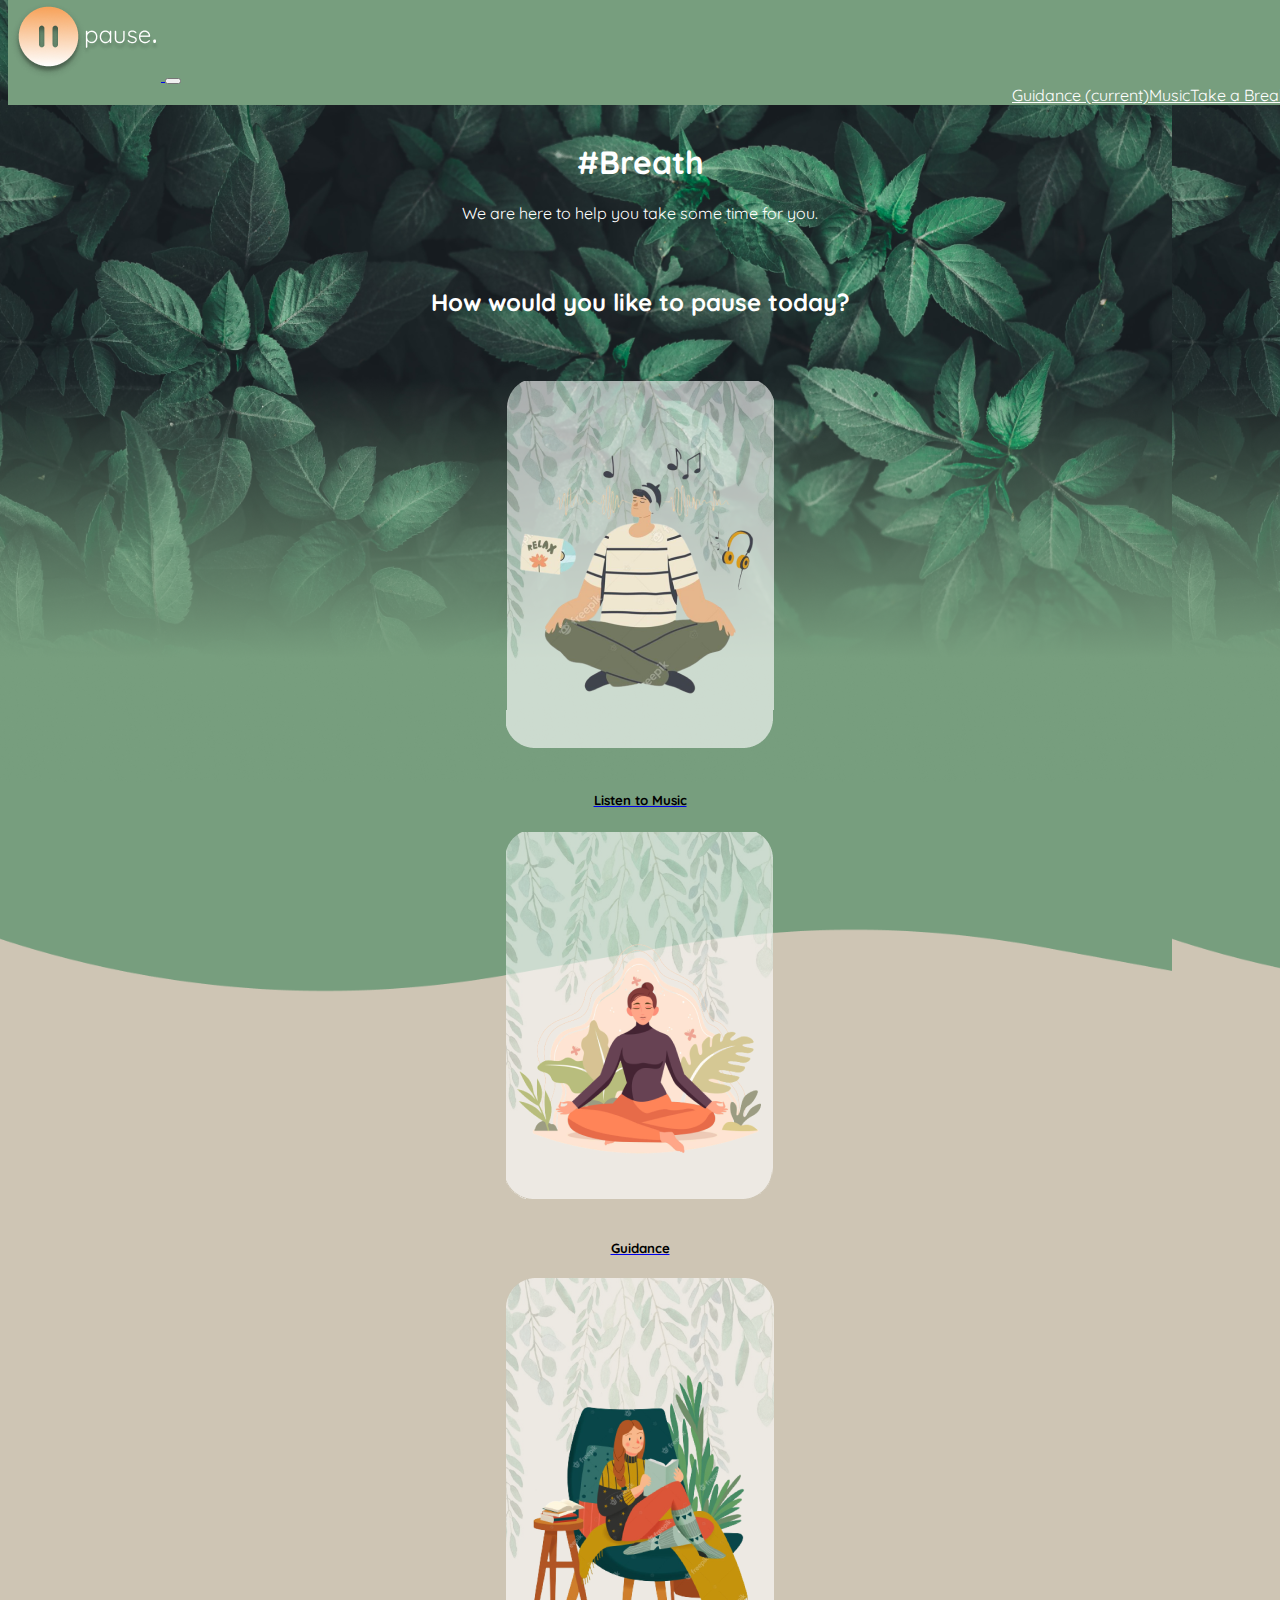
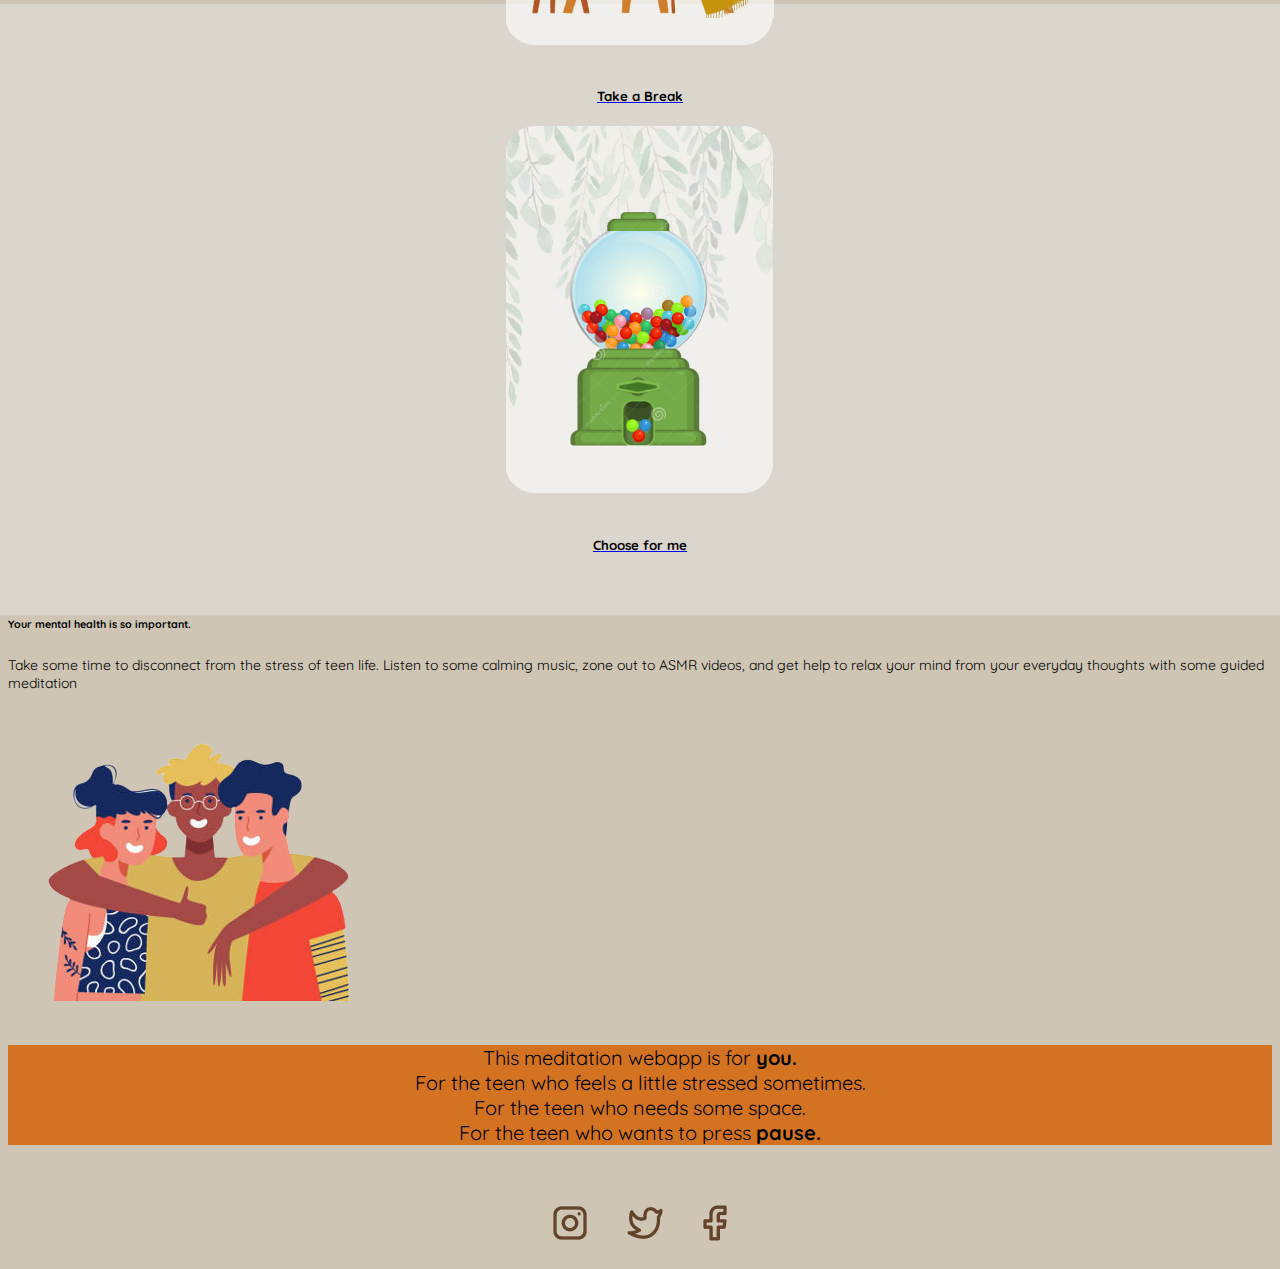
<file: index.html>
<!doctype html>
<html lang="en">
  <head>
    <!-- Required meta tags -->
    <meta charset="utf-8">
    <meta name="viewport" content="width=device-width, initial-scale=1, shrink-to-fit=no">

    <!-- Bootstrap CSS -->
    <link rel="stylesheet" href="https://cdn.jsdelivr.net/npm/bootstrap@4.6.1/dist/css/bootstrap.min.css" integrity="sha384-zCbKRCUGaJDkqS1kPbPd7TveP5iyJE0EjAuZQTgFLD2ylzuqKfdKlfG/eSrtxUkn" crossorigin="anonymous">

    <link rel="stylesheet" type="text/css" href="style.css">
    <title>Pause Meditation & Focus</title>
    
  </head>
  <body>
    <!--start Nav-->
<div class="sticky-top">
  <nav class="navbar navbar-expand-lg navbar-light bg-light">
   <a href="index.html"> <img src="images/LOGOIMAGE.png">
    <button class="navbar-toggler" type="button" data-toggle="collapse" data-target="#navbarNavAltMarkup" aria-controls="navbarNavAltMarkup" aria-expanded="false" aria-label="Toggle navigation">
  <span class="navbar-toggler-icon"></span>
    </button></a>
<div class="collapse navbar-collapse container-fluid" id="navbarNavAltMarkup">
  <div class="navbar-nav">
    <a class="nav-link active" href="guide.html">Guidance <span class="sr-only">(current)</span></a>
    <a class="nav-link" href="Miusic.html">Music</a>
    <a class="nav-link" href="TakeBreak.html">Take a Break</a>
  </div>
</div>
</nav>
</div>

<!--Fold-->

<div class="container">

          <section class="Featured">
              
        <div class="Hero">
             <div class="txtCenered">
            <h1>
               #Breath
           </h1>
           <p>
            We are here to help you take 
            some time for you.
           </p>
      
        <div class="FeaturedTitle">
           <h2 class="TitleText">
            How would you like to pause today?
           </h2>
        </div>
    </div>

    <div class="card-deck txtCenered">
       <div class="card ">
         <a href="Miusic.html"> <img src="images/ListenToMusic.png" class="card-img-top" alt="...">
                    <h5 class="card-title">Listen to Music</h5>
                </a> 
    </div>
        <div class="card">
         <a href="guide.html"> <img src="images/Guidance.png" class="card-img-top" alt="...">
          <h5 class="card-title">Guidance</h5>
        </a>
       </div>
       <div class="card">
       <a href="TakeBreak.html"> <img src="images/TakeaBreak.png" class="card-img-top" alt="...">
         <h5 class="card-title">Take a Break</h5>
        </a>
      </div>


        <div class="card">
           <a href="gumbleMachine.html"> <img src="images/Gumball.png" class="card-img-top" alt="...">
             <h5 class="card-title">Choose for me</h5>
            </a>
          </div>
      </div>
  </div>
</div>

<!--footer-->

<div class="container">
    <div class="row">
      <div class="col"> <h6 class="card-text">Your mental health is so important. 
    </h6>
<p class="card-text txtcardy"> 
Take some time to disconnect from the stress of teen life.
Listen to some calming music, zone out to ASMR videos, 
and get help to relax your mind from your everyday thoughts 
with some guided meditation 
 </p></div>
      <div class="col"><img src="images/FriendsHuggingFooter.png" alt="..."></div>

    </div>
  </div>


 <br>
<div class="naranja">
   <p> This meditation webapp is for <b> you.</b> <br>
    For the teen who feels a little stressed sometimes. <br>
    For the teen who needs some space. <br>
    For the teen who wants to press <b>pause.</b> <br></p>

</div>

<br>
<!--Footer links-->

        <div class="footerlinks">   
        
            <div>
                <img class="footericons" src="images/instagram.png" alt="instagram">
            </div>
            <div>
                <img class="footericons" src="images/twitter.png" alt="twitter">
            </div>
            <div>
                <img class="footericons" src="images/facebook.png" alt="facebook">
            </div>
        </div>
     
    
              </div>
        </secton>
        </section>
    <!-- Optional JavaScript; choose one of the two! -->

    <!-- Option 1: jQuery and Bootstrap Bundle (includes Popper) -->
    <script src="https://cdn.jsdelivr.net/npm/jquery@3.5.1/dist/jquery.slim.min.js" integrity="sha384-DfXdz2htPH0lsSSs5nCTpuj/zy4C+OGpamoFVy38MVBnE+IbbVYUew+OrCXaRkfj" crossorigin="anonymous"></script>
    <script src="https://cdn.jsdelivr.net/npm/bootstrap@4.6.1/dist/js/bootstrap.bundle.min.js" integrity="sha384-fQybjgWLrvvRgtW6bFlB7jaZrFsaBXjsOMm/tB9LTS58ONXgqbR9W8oWht/amnpF" crossorigin="anonymous"></script>

    <!-- Option 2: Separate Popper and Bootstrap JS -->
    <!--
    <script src="https://cdn.jsdelivr.net/npm/jquery@3.5.1/dist/jquery.slim.min.js" integrity="sha384-DfXdz2htPH0lsSSs5nCTpuj/zy4C+OGpamoFVy38MVBnE+IbbVYUew+OrCXaRkfj" crossorigin="anonymous"></script>
    <script src="https://cdn.jsdelivr.net/npm/popper.js@1.16.1/dist/umd/popper.min.js" integrity="sha384-9/reFTGAW83EW2RDu2S0VKaIzap3H66lZH81PoYlFhbGU+6BZp6G7niu735Sk7lN" crossorigin="anonymous"></script>
    <script src="https://cdn.jsdelivr.net/npm/bootstrap@4.6.1/dist/js/bootstrap.min.js" integrity="sha384-VHvPCCyXqtD5DqJeNxl2dtTyhF78xXNXdkwX1CZeRusQfRKp+tA7hAShOK/B/fQ2" crossorigin="anonymous"></script>
    -->
  </body>
</html>
</file>
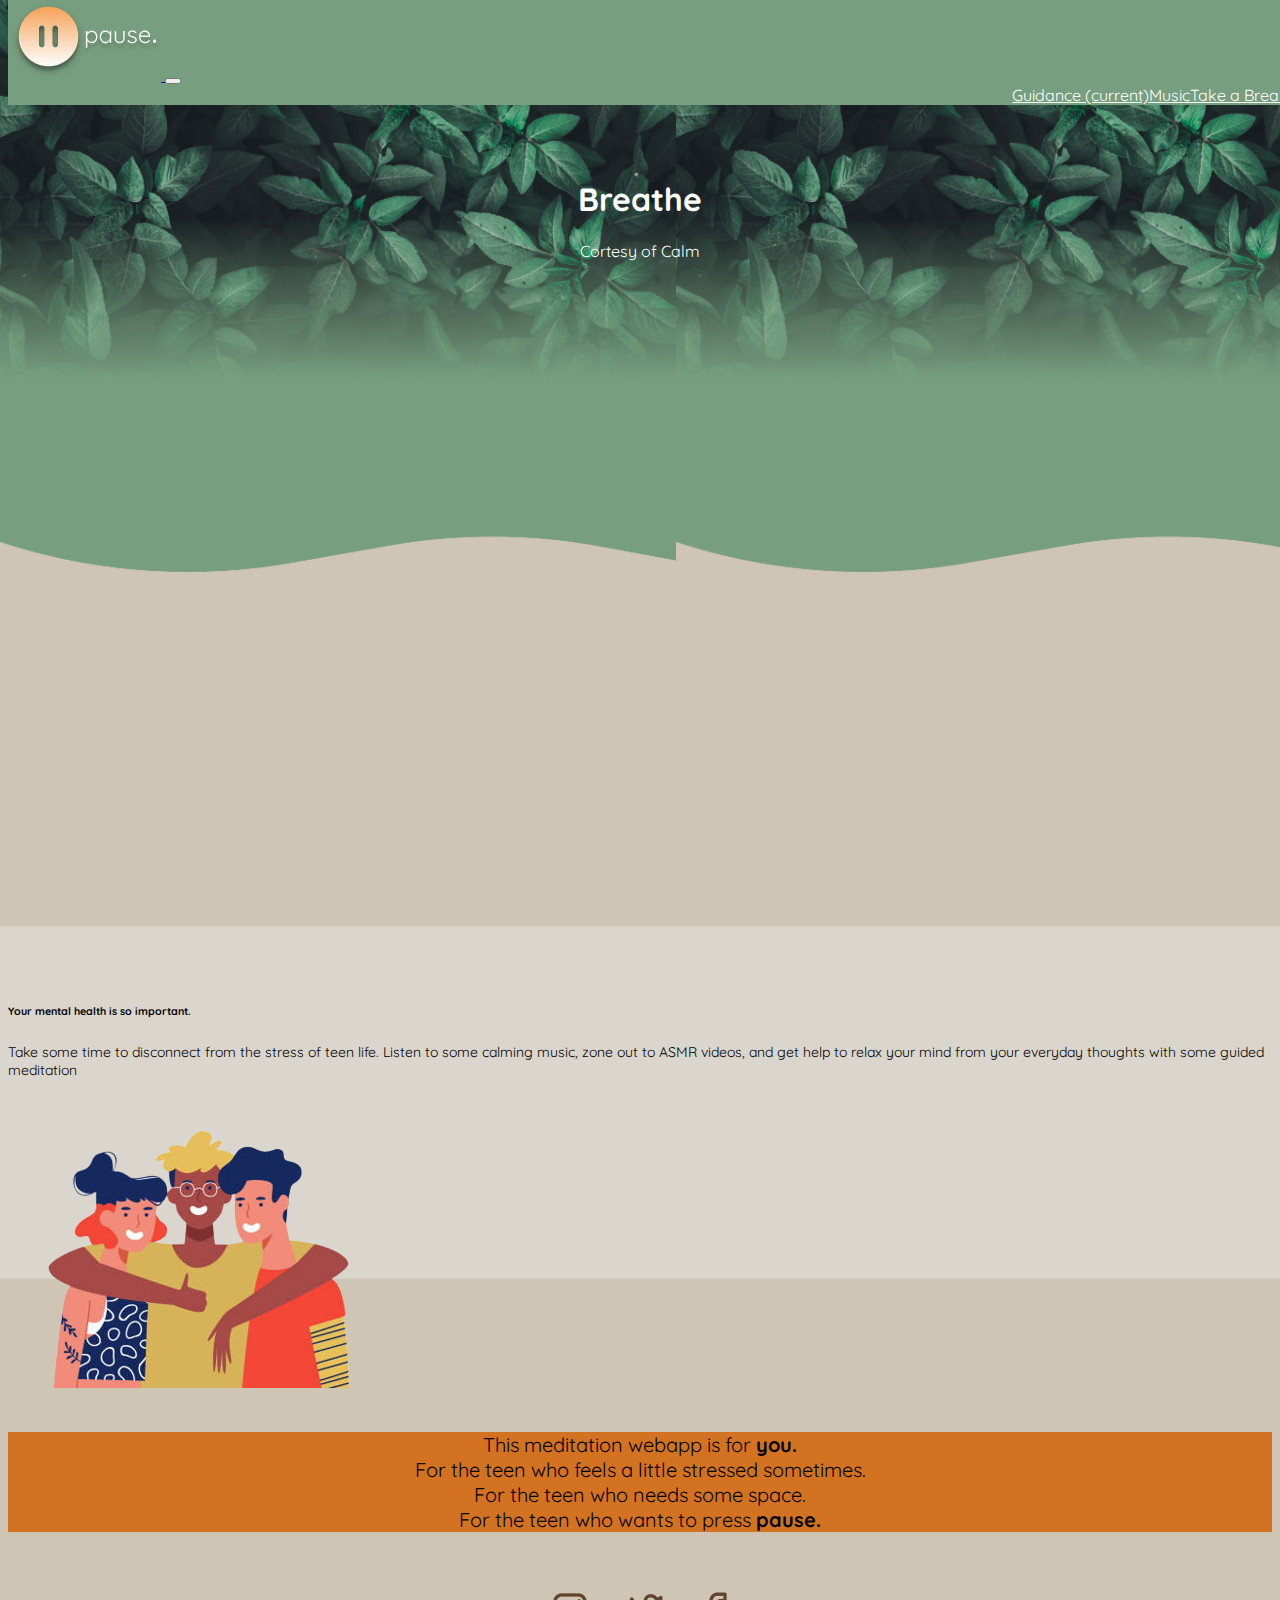
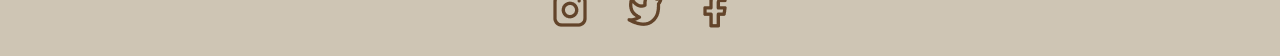
<file: ExersiseBreathing.html>
<!doctype html>
<html lang="en">
  <head>
    <!-- Required meta tags -->
    <meta charset="utf-8">
    <meta name="viewport" content="width=device-width, initial-scale=1, shrink-to-fit=no">

    <!-- Bootstrap CSS -->
    <link rel="stylesheet" href="https://cdn.jsdelivr.net/npm/bootstrap@4.6.1/dist/css/bootstrap.min.css" integrity="sha384-zCbKRCUGaJDkqS1kPbPd7TveP5iyJE0EjAuZQTgFLD2ylzuqKfdKlfG/eSrtxUkn" crossorigin="anonymous">

    <link rel="stylesheet" type="text/css" href="gumble.css">
    <title>Pause Meditation & Focus</title>
    
  </head>
  <body>
    <!--start Nav-->
<div class="sticky-top">
  <nav class="navbar navbar-expand-lg navbar-light bg-light">
    <a href="index.html"> <img src="images/LOGOIMAGE.png">
     <button class="navbar-toggler" type="button" data-toggle="collapse" data-target="#navbarNavAltMarkup" aria-controls="navbarNavAltMarkup" aria-expanded="false" aria-label="Toggle navigation">
   <span class="navbar-toggler-icon"></span></a>
     </button>
 <div class="collapse navbar-collapse container-fluid" id="navbarNavAltMarkup">
   <div class="navbar-nav">
     <a class="nav-link active" href="guide.html">Guidance <span class="sr-only">(current)</span></a>
     <a class="nav-link" href="Miusic.html">Music</a>
     <a class="nav-link" href="TakeBreak.html">Take a Break</a>
   </div>
 </div>
 </nav>
</div>

<!--Fold-->
<br><br><br><br>
<div class="txtCenered">
<h1>Breathe</h1>
<P>Cortesy of Calm</P>
</div>


<!--video-->

<br><br>
<div class="container">
    <div class="row">
      <div class="col-sm">
    
      </div>
      <div class="col-sm">
        <div class="container">
    <iframe width="885" height="498" src="https://www.youtube.com/embed/5DqTuWve9t8" title="YouTube video player" frameborder="0" allow="accelerometer; autoplay; clipboard-write; encrypted-media; gyroscope; picture-in-picture" allowfullscreen></iframe>
    </iframe>

</div>
      </div>
      <div class="col-sm">
      </div>
    </div>
  </div>



<!--footer-->
<br><br><br><br><br><br>
<div class="container">
    <div class="row"> <br><br>
      <div class="col"> <h6 class="card-text">Your mental health is so important. 
    </h6>
<p class="card-text txtcardy"> 
Take some time to disconnect from the stress of teen life.
Listen to some calming music, zone out to ASMR videos, 
and get help to relax your mind from your everyday thoughts 
with some guided meditation 
</p></div>
      <div class="col"><img src="images/FriendsHuggingFooter.png" alt="..."></div>

    </div>
  </div>


 <br>
<div class="naranja">
   <p> This meditation webapp is for <b> you.</b> <br>
    For the teen who feels a little stressed sometimes. <br>
    For the teen who needs some space. <br>
    For the teen who wants to press <b>pause.</b> <br></p>

</div>

<br>
<!--Footer links-->

        <div class="footerlinks">   
        
            <div>
                <img class="footericons" src="images/instagram.png" alt="instagram">
            </div>
            <div>
                <img class="footericons" src="images/twitter.png" alt="twitter">
            </div>
            <div>
                <img class="footericons" src="images/facebook.png" alt="facebook">
            </div>
        </div>
     
    
              </div>
        </secton>
        </section>
    <!-- Optional JavaScript; choose one of the two! -->

    <!-- Option 1: jQuery and Bootstrap Bundle (includes Popper) -->
    <script src="https://cdn.jsdelivr.net/npm/jquery@3.5.1/dist/jquery.slim.min.js" integrity="sha384-DfXdz2htPH0lsSSs5nCTpuj/zy4C+OGpamoFVy38MVBnE+IbbVYUew+OrCXaRkfj" crossorigin="anonymous"></script>
    <script src="https://cdn.jsdelivr.net/npm/bootstrap@4.6.1/dist/js/bootstrap.bundle.min.js" integrity="sha384-fQybjgWLrvvRgtW6bFlB7jaZrFsaBXjsOMm/tB9LTS58ONXgqbR9W8oWht/amnpF" crossorigin="anonymous"></script>

    <!-- Option 2: Separate Popper and Bootstrap JS -->
    <!--
    <script src="https://cdn.jsdelivr.net/npm/jquery@3.5.1/dist/jquery.slim.min.js" integrity="sha384-DfXdz2htPH0lsSSs5nCTpuj/zy4C+OGpamoFVy38MVBnE+IbbVYUew+OrCXaRkfj" crossorigin="anonymous"></script>
    <script src="https://cdn.jsdelivr.net/npm/popper.js@1.16.1/dist/umd/popper.min.js" integrity="sha384-9/reFTGAW83EW2RDu2S0VKaIzap3H66lZH81PoYlFhbGU+6BZp6G7niu735Sk7lN" crossorigin="anonymous"></script>
    <script src="https://cdn.jsdelivr.net/npm/bootstrap@4.6.1/dist/js/bootstrap.min.js" integrity="sha384-VHvPCCyXqtD5DqJeNxl2dtTyhF78xXNXdkwX1CZeRusQfRKp+tA7hAShOK/B/fQ2" crossorigin="anonymous"></script>
    -->
  </body>
</html>
</file>
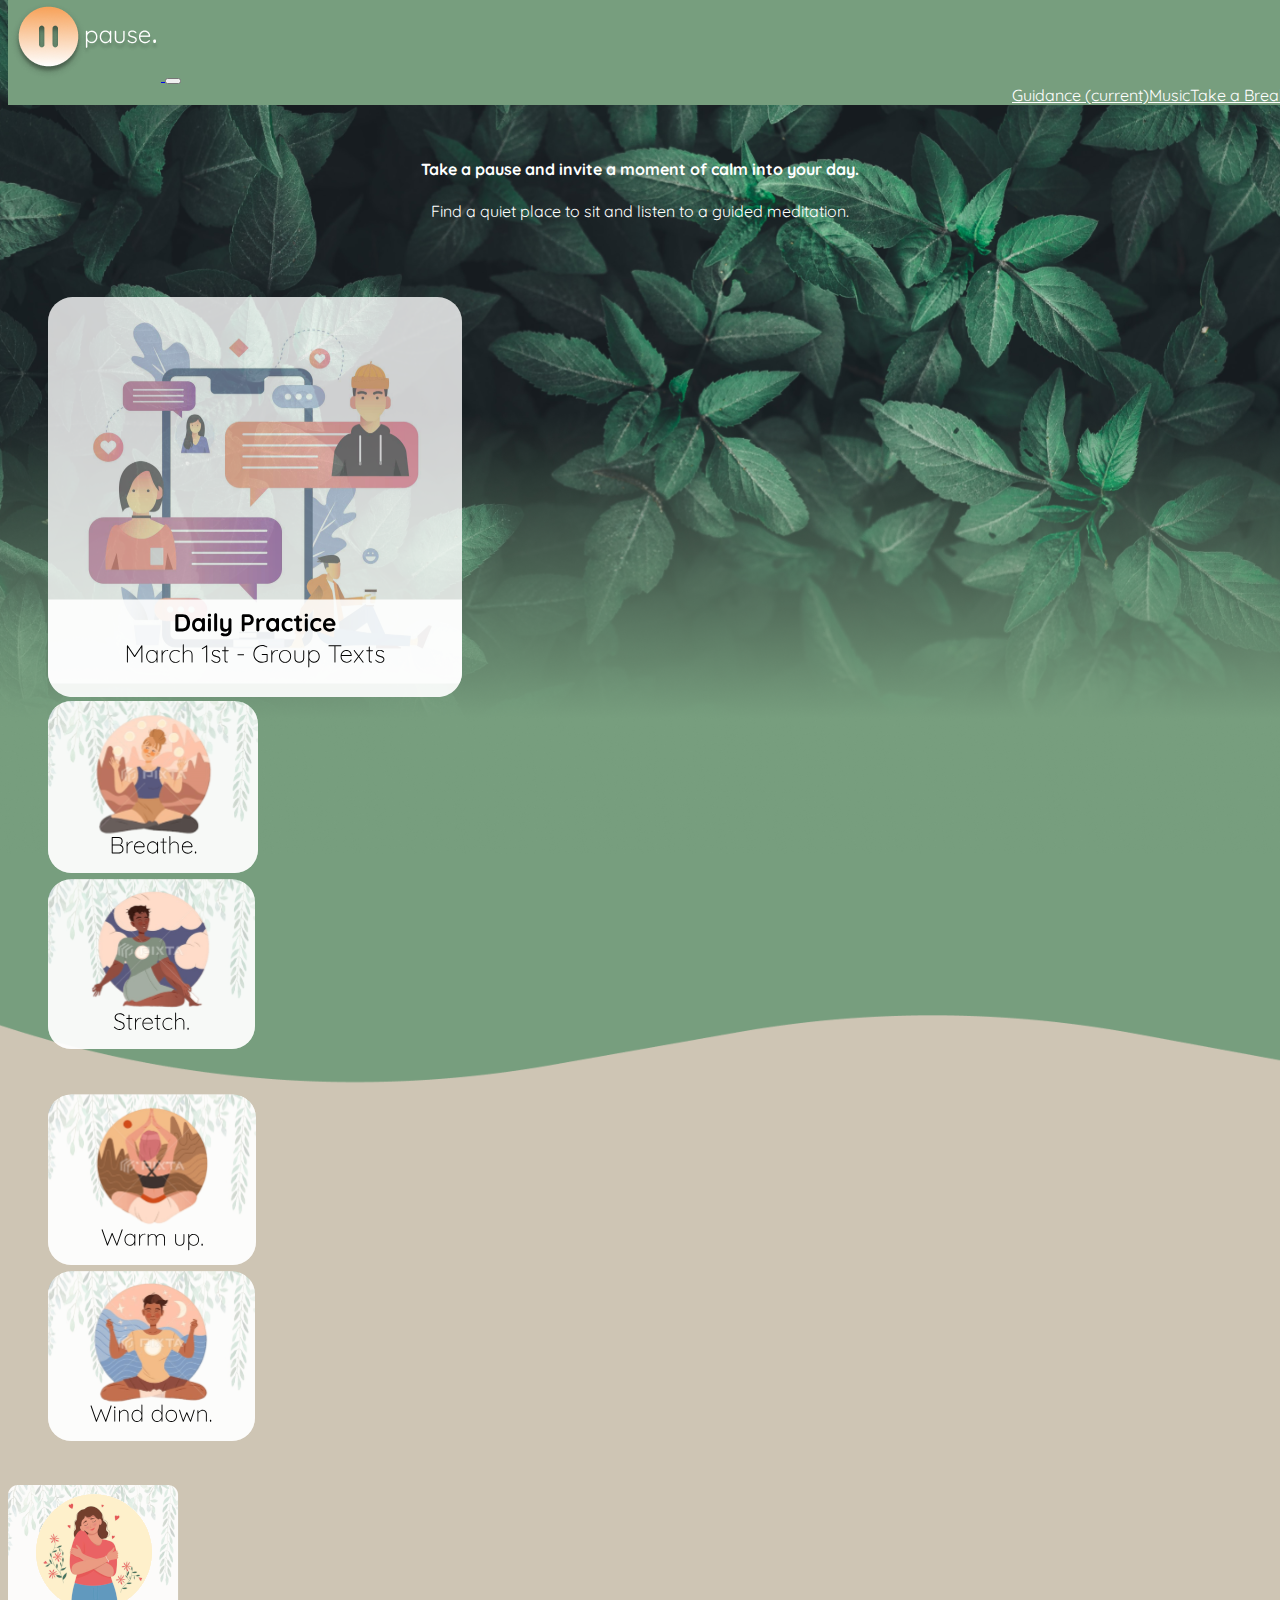
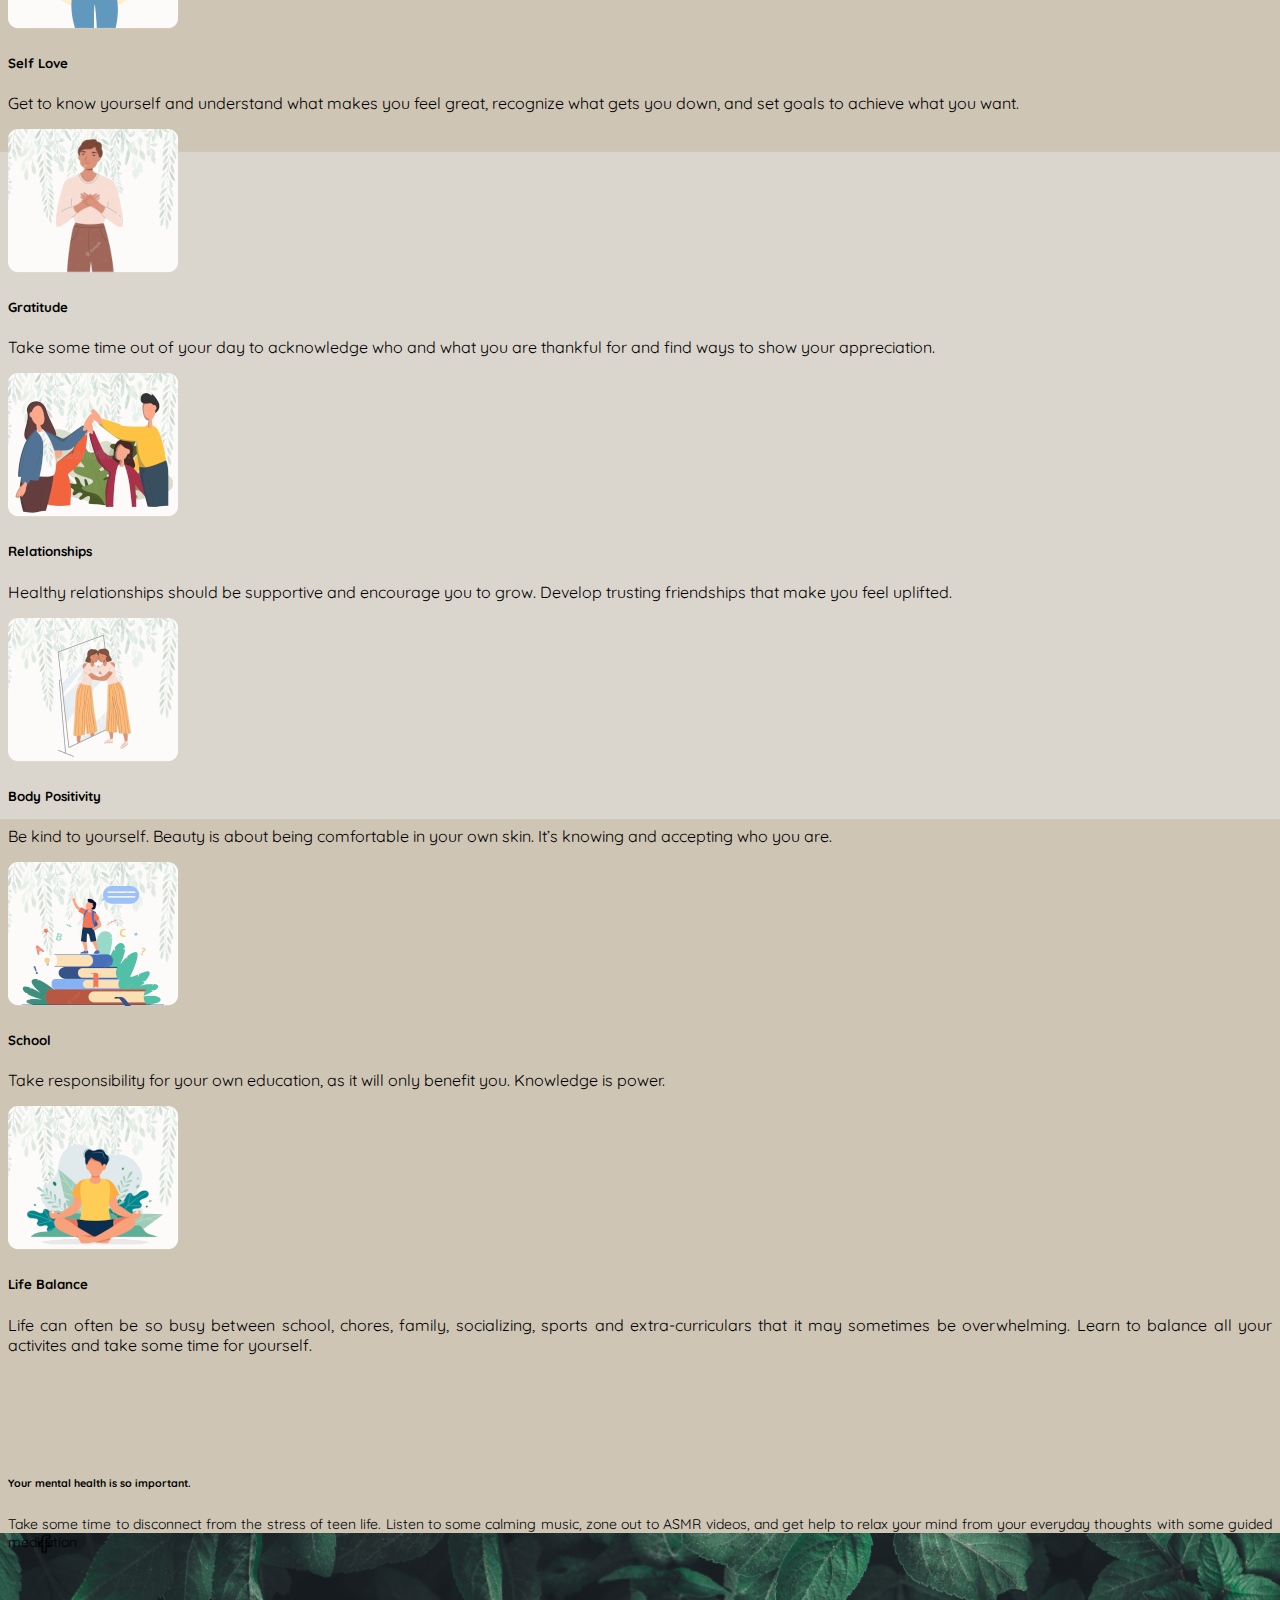
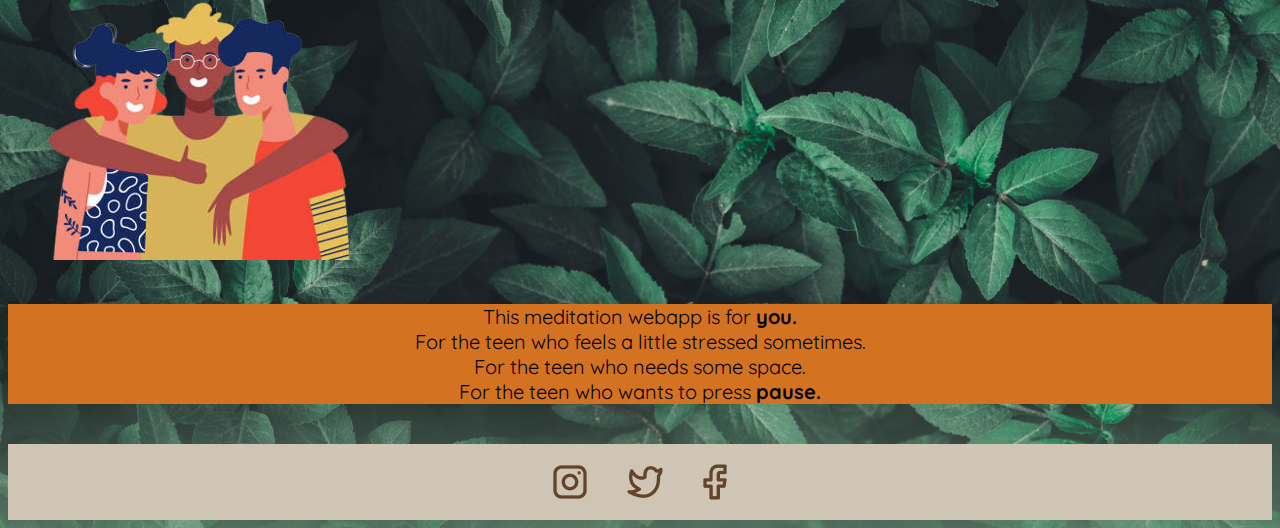
<file: guide.html>
<!DOCTYPE html>
<!--[if lt IE 7]>      <html class="no-js lt-ie9 lt-ie8 lt-ie7"> <![endif]-->
<!--[if IE 7]>         <html class="no-js lt-ie9 lt-ie8"> <![endif]-->
<!--[if IE 8]>         <html class="no-js lt-ie9"> <![endif]-->
<!--[if gt IE 8]>      <html class="no-js"> <!--<![endif]-->
<html>
    <head>
        <meta charset="utf-8">
        <meta http-equiv="X-UA-Compatible" content="IE=edge">
        <title></title>
        <meta name="description" content="">
        <meta name="viewport" content="width=device-width, initial-scale=1">
        <link rel="stylesheet" href="Guidence.css">

<!-- fount -->
<link rel="preconnect" href="https://fonts.googleapis.com">
<link rel="preconnect" href="https://fonts.gstatic.com" crossorigin>
<link href="https://fonts.googleapis.com/css2?family=Quicksand:wght@300;400;500;600;700&display=swap" rel="stylesheet">
 
<!-- Bootstrap CSS -->
<link rel="stylesheet" href="https://cdn.jsdelivr.net/npm/bootstrap@4.6.1/dist/css/bootstrap.min.css" integrity="sha384-zCbKRCUGaJDkqS1kPbPd7TveP5iyJE0EjAuZQTgFLD2ylzuqKfdKlfG/eSrtxUkn" crossorigin="anonymous">
<link rel="stylesheet" href="Guidence.css">

    </head>
    <body>

<!--start Nav-->
<div class="sticky-top">
  <nav class="navbar navbar-expand-lg navbar-light bg-light">
    <a href="index.html"> <img src="images/LOGOIMAGE.png">
     <button class="navbar-toggler" type="button" data-toggle="collapse" data-target="#navbarNavAltMarkup" aria-controls="navbarNavAltMarkup" aria-expanded="false" aria-label="Toggle navigation">
   <span class="navbar-toggler-icon"></span></a>
     </button>
 <div class="collapse navbar-collapse container-fluid" id="navbarNavAltMarkup">
   <div class="navbar-nav">
     <a class="nav-link active" href="guide.html">Guidance <span class="sr-only">(current)</span></a>
     <a class="nav-link" href="Miusic.html">Music</a>
     <a class="nav-link" href="TakeBreak.html">Take a Break</a>
   </div>
 </div>
 </nav>
</div>
<!--end Nav-->

 <div class="container">
    <br><br><br>
    <div class="txtCenter">
<h4>Take a pause and invite a moment of calm into your day.</h4>
<p>Find a quiet place to sit and listen to a guided meditation.</p>
<br>
</div>

<!--5 divs-->
<section class="guidenseHero">
<div class="container">
    <div class="row">
      <div class="col-sm">
        <img class="test1" src="images/Daily-Practice.svg" alt="">
      </div>
      <div class="col-sm">
        <div class="container">
            <div class="row">
              <div class="col">
                 <a href="ExersiseBreathing.html"><img class="test" src="images/breathe.svg" alt=""> </a></div>
              <div class="col">
                  <img class="test" src="images/strech.svg" alt="">
              </div>
              <div class="w-100"></div> 
                <br>   <br>
              <div class="col">
                  <img class="test" src="images/warm up.svg" alt="">
              </div>
              <div class="col"><img class="test" src="images/Wind sown.svg" alt=""></div>
            </div>
          </div>
      </div>
    </div>
  </div>
</section>

  <!-- topics cards-->
  <div class="container">
    <div class="row">
      <div class="col-sm">
        <div class="col mb-4">
            <div class="card ">
              <img src="images/SelfLove.png" class="card-img-top" alt="Self Love">
              <div class="card-body"> 
                <h5 class="card-title">Self Love </h5>
                <p class="card-text">Get to know yourself and understand what makes you
                  feel great, recognize what gets you down, and set goals to
                  achieve what you want.</p>
              </div>
            </div>
          </div>
      </div>
      <div class="col-sm">
        <div class="col mb-4">
            <div class="card ">
              <img src="images/Gratitude.png" class="card-img-top" alt="Gratitude">
              <div class="card-body"> 
                <h5 class="card-title">Gratitude</h5>
                <p class="card-text">Take some time out of your day to acknowledge who and what 
                  you are thankful for and find ways to show your appreciation.</p>
              </div>
            </div>
          </div>
      </div>
      <div class="col-sm">
        <div class="col mb-4">
            <div class="card ">
              <img src="images/Relationships.png" class="card-img-top" alt="relationships">
              <div class="card-body"> 
                <h5 class="card-title">Relationships</h5>
                <p class="card-text">Healthy relationships should be supportive and encourage you to 
                  grow. Develop trusting friendships that make you feel uplifted.</p>
              </div>
            </div>
          </div>
      </div>
    </div>
    <div class="row">
        <div class="col-sm">
          <div class="col mb-4">
              <div class="card ">
                <img src="images/bodyPositivity.png" class="card-img-top" alt="Body Positivity">
                <div class="card-body"> 
                  <h5 class="card-title">Body Positivity</h5>
                  <p class="card-text">Be kind to yourself. Beauty is about being comfortable in your own
                    skin. It’s knowing and accepting who you are.</p>
                </div>
              </div>
            </div>
        </div>
        <div class="col-sm">
          <div class="col mb-4">
              <div class="card ">
                <img src="images/school.png" class="card-img-top" alt="School">
                <div class="card-body"> 
                  <h5 class="card-title">School</h5>
                  <p class="card-text">Take responsibility for your own education, as it will only benefit you.
                    Knowledge is power.</p>
                </div>
              </div>
            </div>
        </div>
        <div class="col-sm">
          <div class="col mb-4">
              <div class="card ">
                <img src="images/LifeBalance.png" class="card-img-top" alt="Life Balance">
                <div class="card-body"> 
                  <h5 class="card-title">Life Balance</h5>
                  <p class="card-text">Life can often be so busy between school, chores, family, socializing, 
                    sports and extra-curriculars that it may sometimes be overwhelming.
                    Learn to balance all your activites and take some time for yourself.</p>
                </div>
              </div>
            </div>
        </div>
      </div>
  </div>
  
  
 

<!--footer-->

<div class="container">
    <div class="row">
        

      <div class="col">
          <br>
          <br>
        <br> 
        <br>
        <h6 class="card-text">Your mental health is so important. 
    </h6>
<p class="card-text txtcardy"> 
Take some time to disconnect from the stress of teen life.
Listen to some calming music, zone out to ASMR videos, 
and get help to relax your mind from your everyday thoughts 
with some guided meditation 
 </p></div>
      <div class="col"><img src="images/FriendsHuggingFooter.png" alt="friends"></div>

    </div>
  </div>


 <br>
<div class="naranja">
   <p> This meditation webapp is for <b> you.</b> <br>
    For the teen who feels a little stressed sometimes. <br>
    For the teen who needs some space. <br>
    For the teen who wants to press <b>pause.</b> <br></p>

</div>

<br>
<!--Footer links-->
        <div class="footerlinks">
            <div>
                <img class="footericons" src="images/instagram.png" alt="instagram">
            </div>
            <div>
                <img class="footericons" src="images/twitter.png" alt="twitter">
            </div>
            <div>
                <img class="footericons" src="images/facebook.png" alt="facebook">
            </div>
        </div>
       
        
    
              </div>
        </secton>
        </section>
    <!-- Optional JavaScript; choose one of the two! -->

    <!-- Option 1: jQuery and Bootstrap Bundle (includes Popper) -->
    <script src="https://cdn.jsdelivr.net/npm/jquery@3.5.1/dist/jquery.slim.min.js" integrity="sha384-DfXdz2htPH0lsSSs5nCTpuj/zy4C+OGpamoFVy38MVBnE+IbbVYUew+OrCXaRkfj" crossorigin="anonymous"></script>
    <script src="https://cdn.jsdelivr.net/npm/bootstrap@4.6.1/dist/js/bootstrap.bundle.min.js" integrity="sha384-fQybjgWLrvvRgtW6bFlB7jaZrFsaBXjsOMm/tB9LTS58ONXgqbR9W8oWht/amnpF" crossorigin="anonymous"></script>

    <!-- Option 2: Separate Popper and Bootstrap JS -->
    <!--
    <script src="https://cdn.jsdelivr.net/npm/jquery@3.5.1/dist/jquery.slim.min.js" integrity="sha384-DfXdz2htPH0lsSSs5nCTpuj/zy4C+OGpamoFVy38MVBnE+IbbVYUew+OrCXaRkfj" crossorigin="anonymous"></script>
    <script src="https://cdn.jsdelivr.net/npm/popper.js@1.16.1/dist/umd/popper.min.js" integrity="sha384-9/reFTGAW83EW2RDu2S0VKaIzap3H66lZH81PoYlFhbGU+6BZp6G7niu735Sk7lN" crossorigin="anonymous"></script>
    <script src="https://cdn.jsdelivr.net/npm/bootstrap@4.6.1/dist/js/bootstrap.min.js" integrity="sha384-VHvPCCyXqtD5DqJeNxl2dtTyhF78xXNXdkwX1CZeRusQfRKp+tA7hAShOK/B/fQ2" crossorigin="anonymous"></script>
    -->
  </body>
</html>
</file>
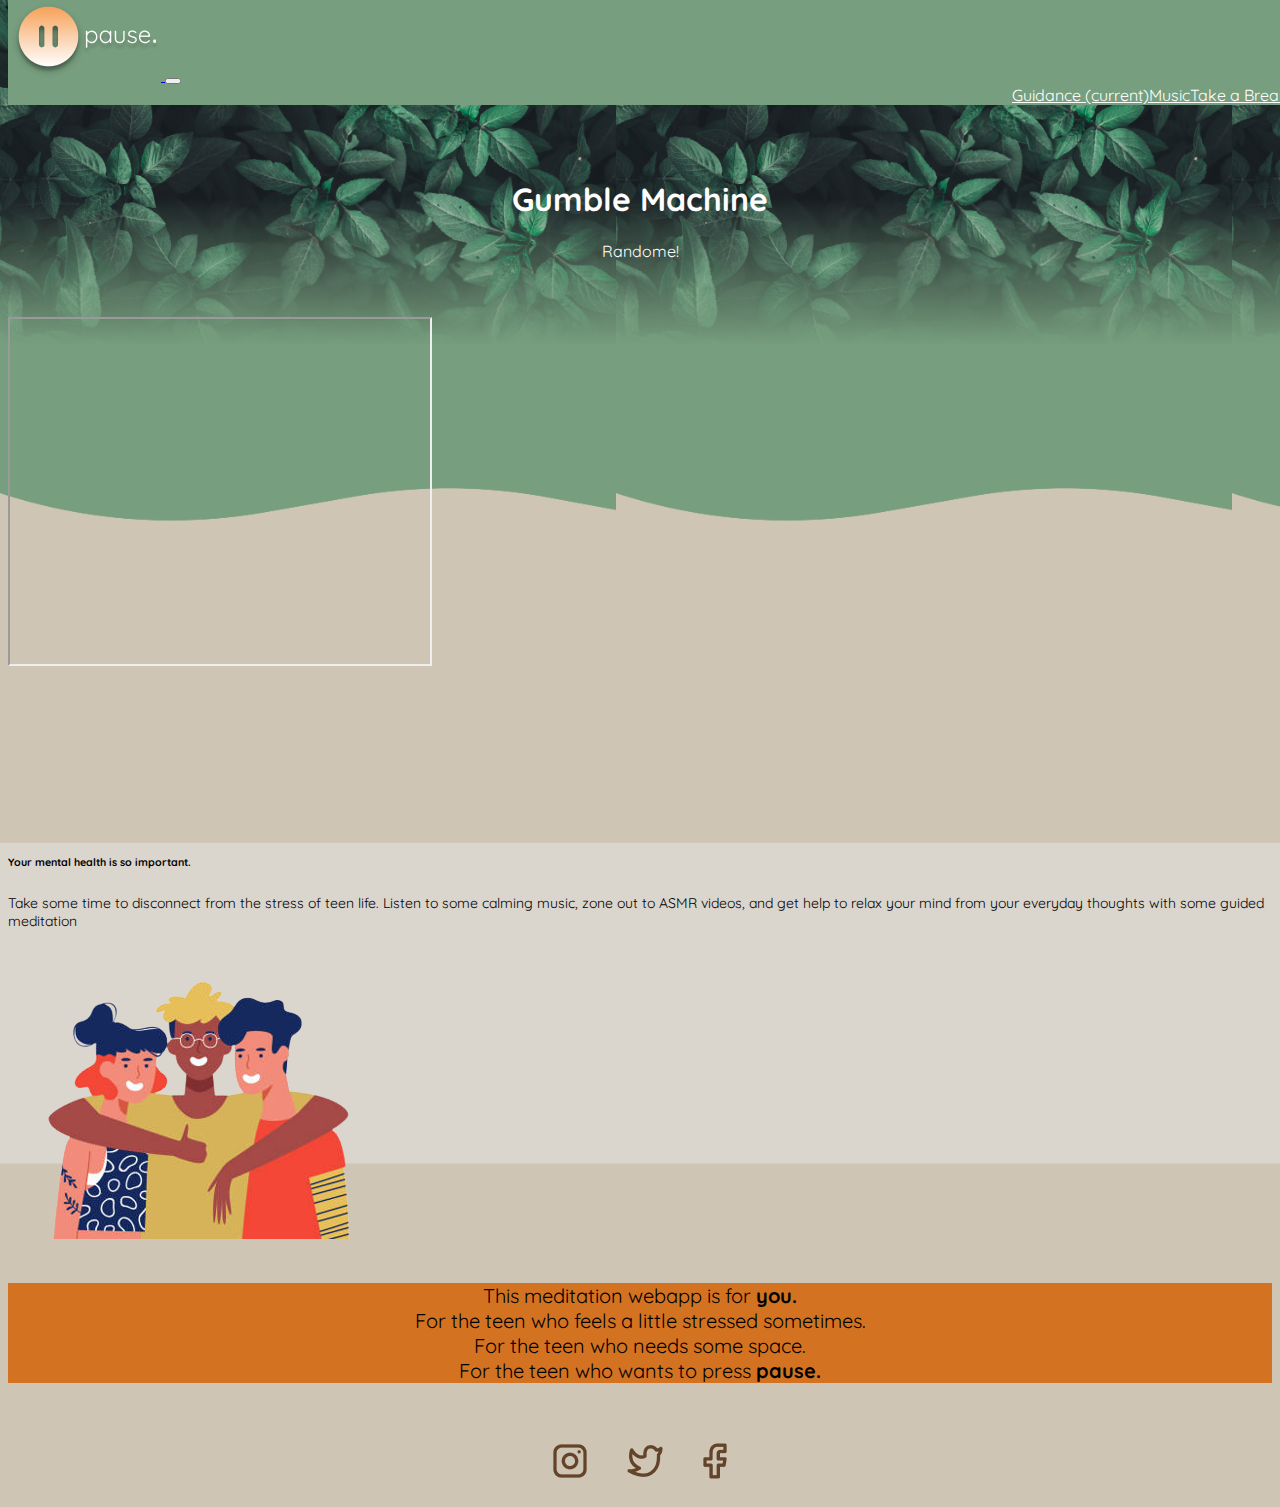
<file: gumbleMachine.html>
<!doctype html>
<html lang="en">
  <head>
    <!-- Required meta tags -->
    <meta charset="utf-8">
    <meta name="viewport" content="width=device-width, initial-scale=1, shrink-to-fit=no">

    <!-- Bootstrap CSS -->
    <link rel="stylesheet" href="https://cdn.jsdelivr.net/npm/bootstrap@4.6.1/dist/css/bootstrap.min.css" integrity="sha384-zCbKRCUGaJDkqS1kPbPd7TveP5iyJE0EjAuZQTgFLD2ylzuqKfdKlfG/eSrtxUkn" crossorigin="anonymous">

    <link rel="stylesheet" type="text/css" href="gumble.css">
    <title>Pause Meditation & Focus</title>
    
  </head>
  <body>
    <!--start Nav-->
<div class="sticky-top">
  <nav class="navbar navbar-expand-lg navbar-light bg-light">
    <a href="index.html"> <img src="images/LOGOIMAGE.png">
     <button class="navbar-toggler" type="button" data-toggle="collapse" data-target="#navbarNavAltMarkup" aria-controls="navbarNavAltMarkup" aria-expanded="false" aria-label="Toggle navigation">
   <span class="navbar-toggler-icon"></span></a>
     </button>
 <div class="collapse navbar-collapse container-fluid" id="navbarNavAltMarkup">
   <div class="navbar-nav">
     <a class="nav-link active" href="guide.html">Guidance <span class="sr-only">(current)</span></a>
     <a class="nav-link" href="Miusic.html">Music</a>
     <a class="nav-link" href="TakeBreak.html">Take a Break</a>
   </div>
 </div>
 </nav>
</div>

<!--Fold-->
<br><br><br><br>
<div class="txtCenered">
<h1>Gumble Machine</h1>
<P>Randome!</P>
</div>


<!--video-->

<br><br>
<div class="container">
    <div class="row">
      <div class="col-sm">
    
      </div>
      <div class="col-sm">
        <div class="container">
    <iframe width="420" height="345" src="https://www.youtube.com/embed/tgbNymZ7vqY?autoplay=1&mute=1">
    </iframe>

</div>
      </div>
      <div class="col-sm">
      </div>
    </div>
  </div>



<!--footer-->
<br><br><br><br><br><br>
<div class="container">
    <div class="row"> <br><br>
      <div class="col"> <h6 class="card-text">Your mental health is so important. 
    </h6>
<p class="card-text txtcardy"> 
Take some time to disconnect from the stress of teen life.
Listen to some calming music, zone out to ASMR videos, 
and get help to relax your mind from your everyday thoughts 
with some guided meditation 
 </p></div>
      <div class="col"><img src="images/FriendsHuggingFooter.png" alt="..."></div>

    </div>
  </div>


 <br>
<div class="naranja">
   <p> This meditation webapp is for <b> you.</b> <br>
    For the teen who feels a little stressed sometimes. <br>
    For the teen who needs some space. <br>
    For the teen who wants to press <b>pause.</b> <br></p>

</div>

<br>
<!--Footer links-->

        <div class="footerlinks">   
        
            <div>
                <img class="footericons" src="images/instagram.png" alt="instagram">
            </div>
            <div>
                <img class="footericons" src="images/twitter.png" alt="twitter">
            </div>
            <div>
                <img class="footericons" src="images/facebook.png" alt="facebook">
            </div>
        </div>
     
    
              </div>
        </secton>
        </section>
    <!-- Optional JavaScript; choose one of the two! -->

    <!-- Option 1: jQuery and Bootstrap Bundle (includes Popper) -->
    <script src="https://cdn.jsdelivr.net/npm/jquery@3.5.1/dist/jquery.slim.min.js" integrity="sha384-DfXdz2htPH0lsSSs5nCTpuj/zy4C+OGpamoFVy38MVBnE+IbbVYUew+OrCXaRkfj" crossorigin="anonymous"></script>
    <script src="https://cdn.jsdelivr.net/npm/bootstrap@4.6.1/dist/js/bootstrap.bundle.min.js" integrity="sha384-fQybjgWLrvvRgtW6bFlB7jaZrFsaBXjsOMm/tB9LTS58ONXgqbR9W8oWht/amnpF" crossorigin="anonymous"></script>

    <!-- Option 2: Separate Popper and Bootstrap JS -->
    <!--
    <script src="https://cdn.jsdelivr.net/npm/jquery@3.5.1/dist/jquery.slim.min.js" integrity="sha384-DfXdz2htPH0lsSSs5nCTpuj/zy4C+OGpamoFVy38MVBnE+IbbVYUew+OrCXaRkfj" crossorigin="anonymous"></script>
    <script src="https://cdn.jsdelivr.net/npm/popper.js@1.16.1/dist/umd/popper.min.js" integrity="sha384-9/reFTGAW83EW2RDu2S0VKaIzap3H66lZH81PoYlFhbGU+6BZp6G7niu735Sk7lN" crossorigin="anonymous"></script>
    <script src="https://cdn.jsdelivr.net/npm/bootstrap@4.6.1/dist/js/bootstrap.min.js" integrity="sha384-VHvPCCyXqtD5DqJeNxl2dtTyhF78xXNXdkwX1CZeRusQfRKp+tA7hAShOK/B/fQ2" crossorigin="anonymous"></script>
    -->
  </body>
</html>
</file>
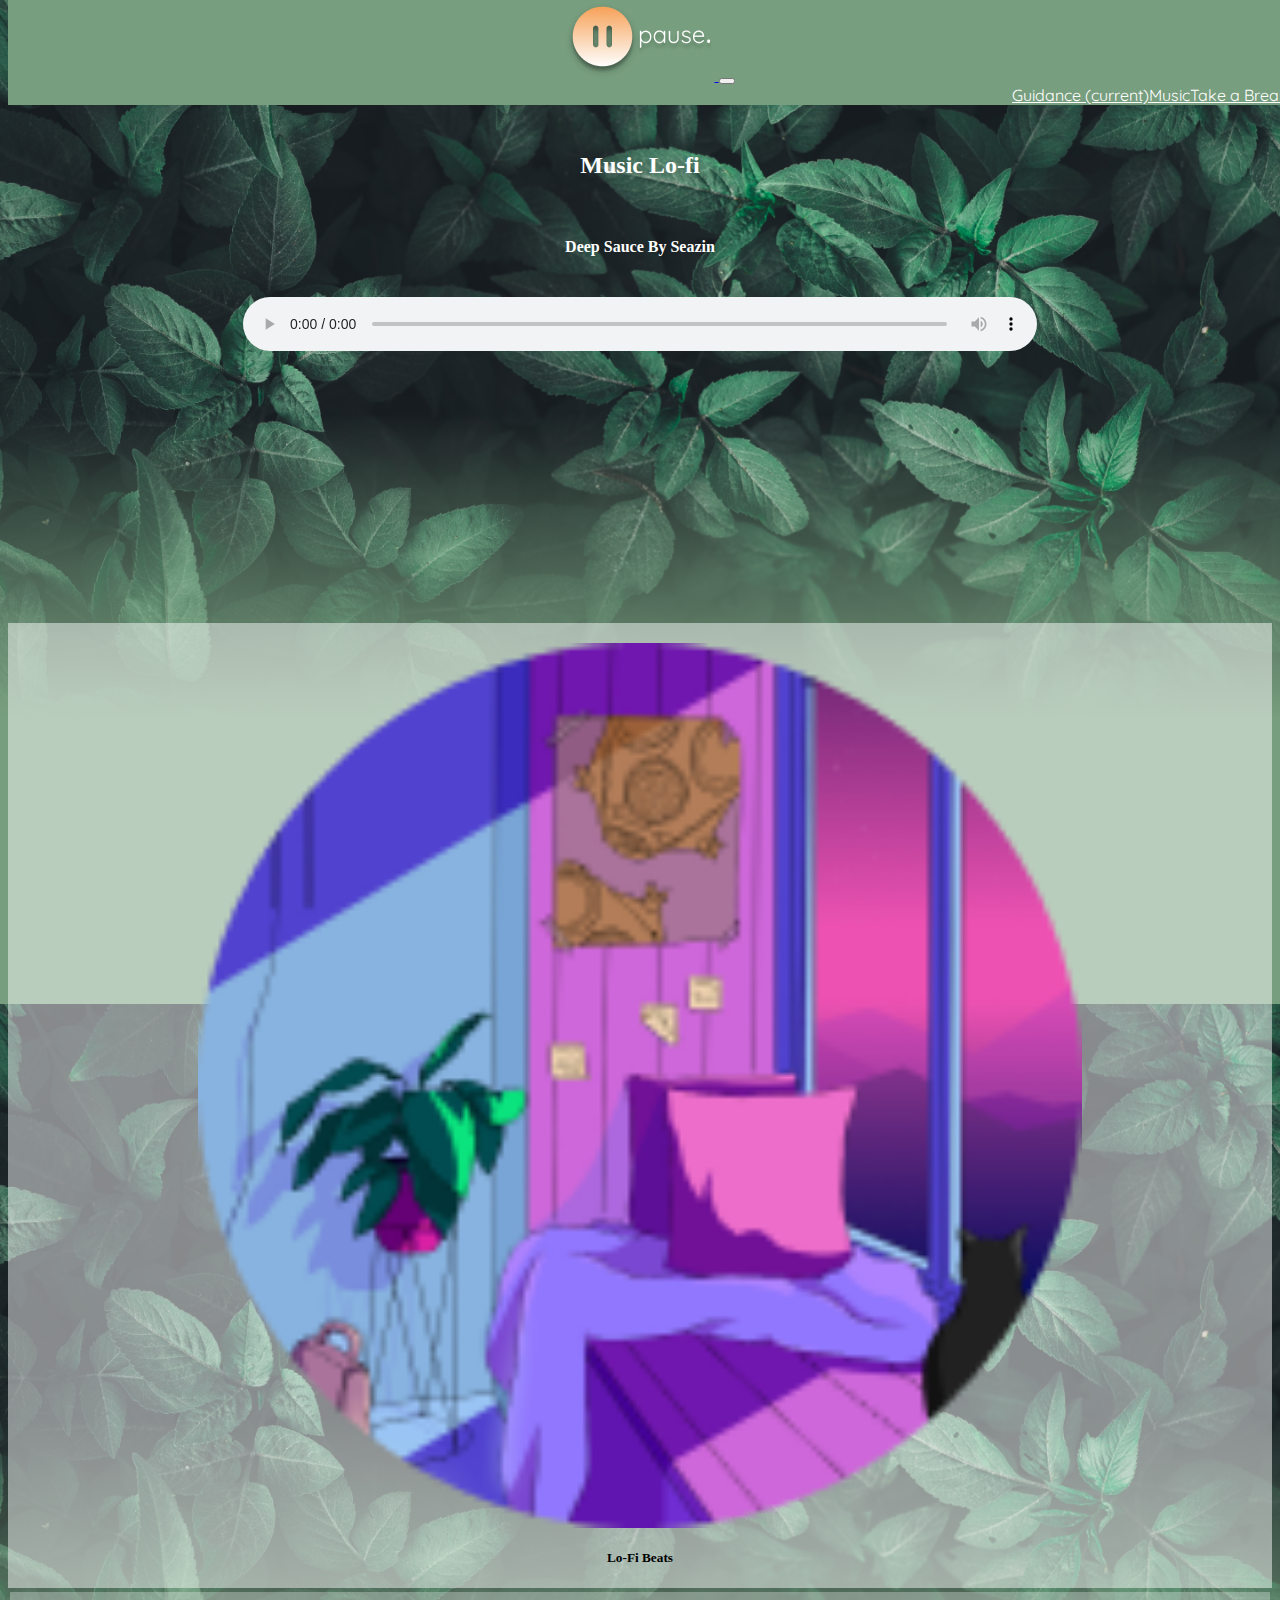
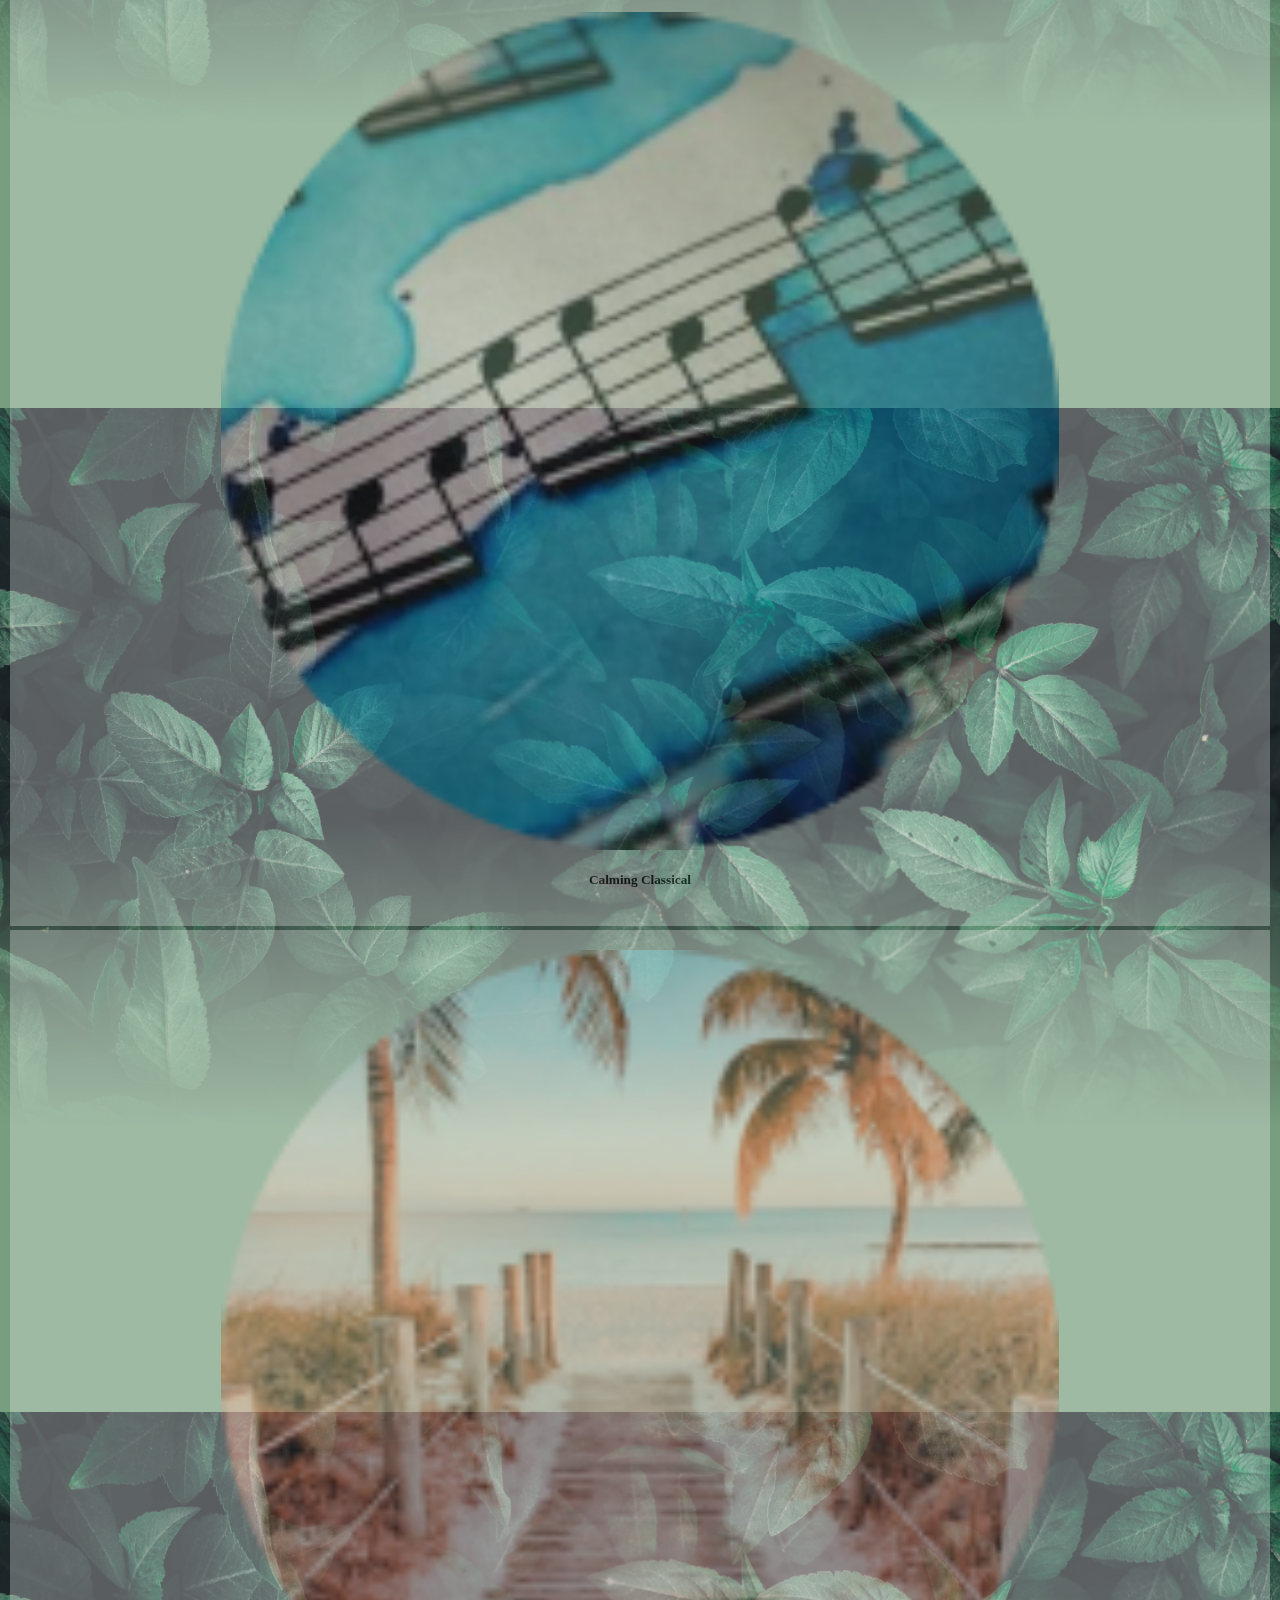
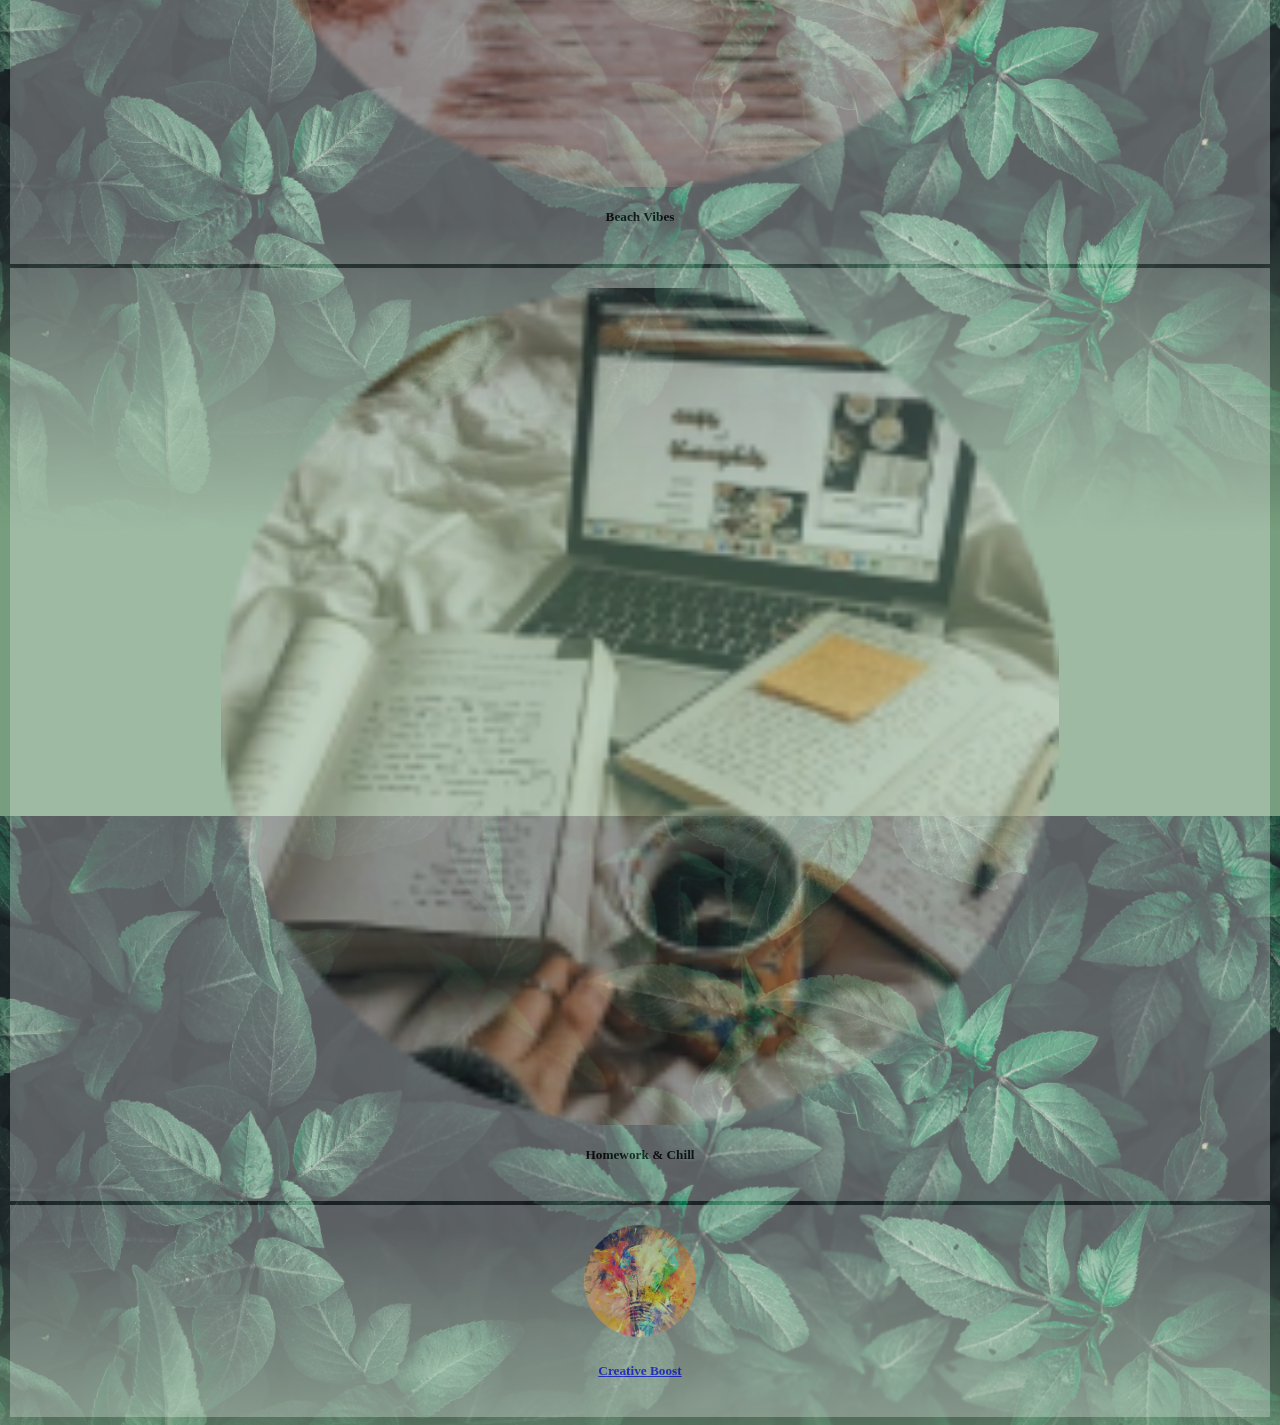
<file: Miusic.html>
<!doctype html>
<html lang="en">
  <head>
    <!-- Required meta tags -->
    <meta charset="utf-8">
    <meta name="viewport" content="width=device-width, initial-scale=1, shrink-to-fit=no">

    <!-- Bootstrap CSS -->
    <link rel="stylesheet" href="https://cdn.jsdelivr.net/npm/bootstrap@4.6.1/dist/css/bootstrap.min.css" integrity="sha384-zCbKRCUGaJDkqS1kPbPd7TveP5iyJE0EjAuZQTgFLD2ylzuqKfdKlfG/eSrtxUkn" crossorigin="anonymous">
    <link rel="stylesheet" href="Music.css">

    <title>Pause / Music / Lo-fi</title>
  </head>

 <!-- fount -->
 <link rel="preconnect" href="https://fonts.googleapis.com">
<link rel="preconnect" href="https://fonts.gstatic.com" crossorigin>
<link href="https://fonts.googleapis.com/css2?family=Quicksand:wght@300;400;500;600;700&display=swap" rel="stylesheet">
 

<body>


<!--start Nav-->
<div class="sticky-top">
  <nav class="navbar navbar-expand-lg navbar-light bg-light">
    <a href="index.html"> <img src="images/LOGOIMAGE.png">
     <button class="navbar-toggler" type="button" data-toggle="collapse" data-target="#navbarNavAltMarkup" aria-controls="navbarNavAltMarkup" aria-expanded="false" aria-label="Toggle navigation">
   <span class="navbar-toggler-icon"></span></a>
     </button>
 <div class="collapse navbar-collapse container-fluid" id="navbarNavAltMarkup">
   <div class="navbar-nav">
     <a class="nav-link active" href="guide.html">Guidance <span class="sr-only">(current)</span></a>
     <a class="nav-link" href="Miusic.html">Music</a>
     <a class="nav-link" href="TakeBreak.html">Take a Break</a>
   </div>
 </div>
 </nav>
</nav>
    </div>
<!--end Nav-->


<div class="container">

<!--Start player-->
<div>
    <link href='https://fonts.googleapis.com/css?family=Allerta' rel='stylesheet'>

<br><br><br>
    <h2>Music Lo-fi</h2>
<br>
<h4>Deep Sauce By Seazin</h4>
    <div class="container-audio">
        <audio controls  loop autoplay>
                   <source src="https://api.slip.stream/music/get-song/f9e4213f-a4a8-4b87-8a74-3aed86e872fe/" type="audio/ogg">
               </audio>
    </div>
    <div class="container-audio">
        <div class="colum1">
            <div class="row"></div>
        </div>
        <div class="colum1">
            <div class="row"></div>
        </div>
        <div class="colum1">
            <div class="row"></div>
        </div>
        <div class="colum1">
            <div class="row"></div>
        </div>
        <div class="colum1">
            <div class="row"></div>
        </div>
        <div class="colum1">
            <div class="row"></div>
        </div>
        <div class="colum1">
            <div class="row"></div>
        </div>
        <div class="colum1">
            <div class="row"></div>
        </div>
        <div class="colum1">
            <div class="row"></div>
        </div>
        <div class="colum1">
            <div class="row"></div>
        </div>
        <div class="colum1">
            <div class="row"></div>
        </div>
        <div class="colum1">
            <div class="row"></div>
        </div>
        <div class="colum1">
            <div class="row"></div>
        </div>
        <div class="colum1">
            <div class="row"></div>
        </div>
        <div class="colum1">
            <div class="row"></div>
        </div>
        <div class="colum1">
            <div class="row"></div>
        </div>
        <div class="colum1">
            <div class="row"></div>
        </div>
        <div class="colum1">
            <div class="row"></div>
        </div>
        <div class="colum1">
            <div class="row"></div>
        </div>
        <div class="colum1">
            <div class="row"></div>
        </div>
        <div class="colum1">
            <div class="row"></div>
        </div>
        <div class="colum1">
            <div class="row"></div>
        </div>
        <div class="colum1">
            <div class="row"></div>
        </div>
    </div>
</div>
<!--End player-->

<!--cards-->
<div class="card-deck">
    <div class="card">
      <img src="imaggesmusic/Ellipse LoFi.png" class="card-img-top ellipse" alt="Lo-Fi">
      <div class="card-body">
        <h5 class="card-title">Lo-Fi Beats</h5>
      </div>

    </div>
    <div class="card botn">
      <img src="imaggesmusic/EllipseClasical.png" class="card-img-top" alt="Calming Classical">
      <div class="card-body">
        <h5 class="card-title">Calming Classical</h5>
      </div>
    </div>

    <div class="card botn">
      <img src="imaggesmusic/Ellipse Beach.png" class="card-img-top" alt="Beach Vibes">
      <div class="card-body">
        <h5 class="card-title">Beach Vibes</h5>
          </div>

    </div>
    <div class="card botn">
        <img src="imaggesmusic/EllipseHw.png" class="card-img-top" alt="Homework & Chill">
        <div class="card-body">
          <h5 class="card-title">Homework & Chill</h5>
        </div>
      </div>

      <div class="card botn">  <a href="../MiusicCreativeBoost.html">
        <a href="MiusicCreativeBoost.html">
        <img src="imaggesmusic/EllipseCreative.png" class="card-img-top" alt="Cretive Boost">
        <div class="card-body">
          <h5 class="card-title">Creative Boost</h5>
        </a>
        </div>
      </div>
  </div>
<!--end cards-->






    </div>
        
    <!-- Optional JavaScript; choose one of the two! -->

    <!-- Option 1: jQuery and Bootstrap Bundle (includes Popper) -->
    <script src="https://cdn.jsdelivr.net/npm/jquery@3.5.1/dist/jquery.slim.min.js" integrity="sha384-DfXdz2htPH0lsSSs5nCTpuj/zy4C+OGpamoFVy38MVBnE+IbbVYUew+OrCXaRkfj" crossorigin="anonymous"></script>
    <script src="https://cdn.jsdelivr.net/npm/bootstrap@4.6.1/dist/js/bootstrap.bundle.min.js" integrity="sha384-fQybjgWLrvvRgtW6bFlB7jaZrFsaBXjsOMm/tB9LTS58ONXgqbR9W8oWht/amnpF" crossorigin="anonymous"></script>

    <!-- Option 2: Separate Popper and Bootstrap JS -->
    <!--
    <script src="https://cdn.jsdelivr.net/npm/jquery@3.5.1/dist/jquery.slim.min.js" integrity="sha384-DfXdz2htPH0lsSSs5nCTpuj/zy4C+OGpamoFVy38MVBnE+IbbVYUew+OrCXaRkfj" crossorigin="anonymous"></script>
    <script src="https://cdn.jsdelivr.net/npm/popper.js@1.16.1/dist/umd/popper.min.js" integrity="sha384-9/reFTGAW83EW2RDu2S0VKaIzap3H66lZH81PoYlFhbGU+6BZp6G7niu735Sk7lN" crossorigin="anonymous"></script>
    <script src="https://cdn.jsdelivr.net/npm/bootstrap@4.6.1/dist/js/bootstrap.min.js" integrity="sha384-VHvPCCyXqtD5DqJeNxl2dtTyhF78xXNXdkwX1CZeRusQfRKp+tA7hAShOK/B/fQ2" crossorigin="anonymous"></script>
    -->
  </body>
</html>
</file>
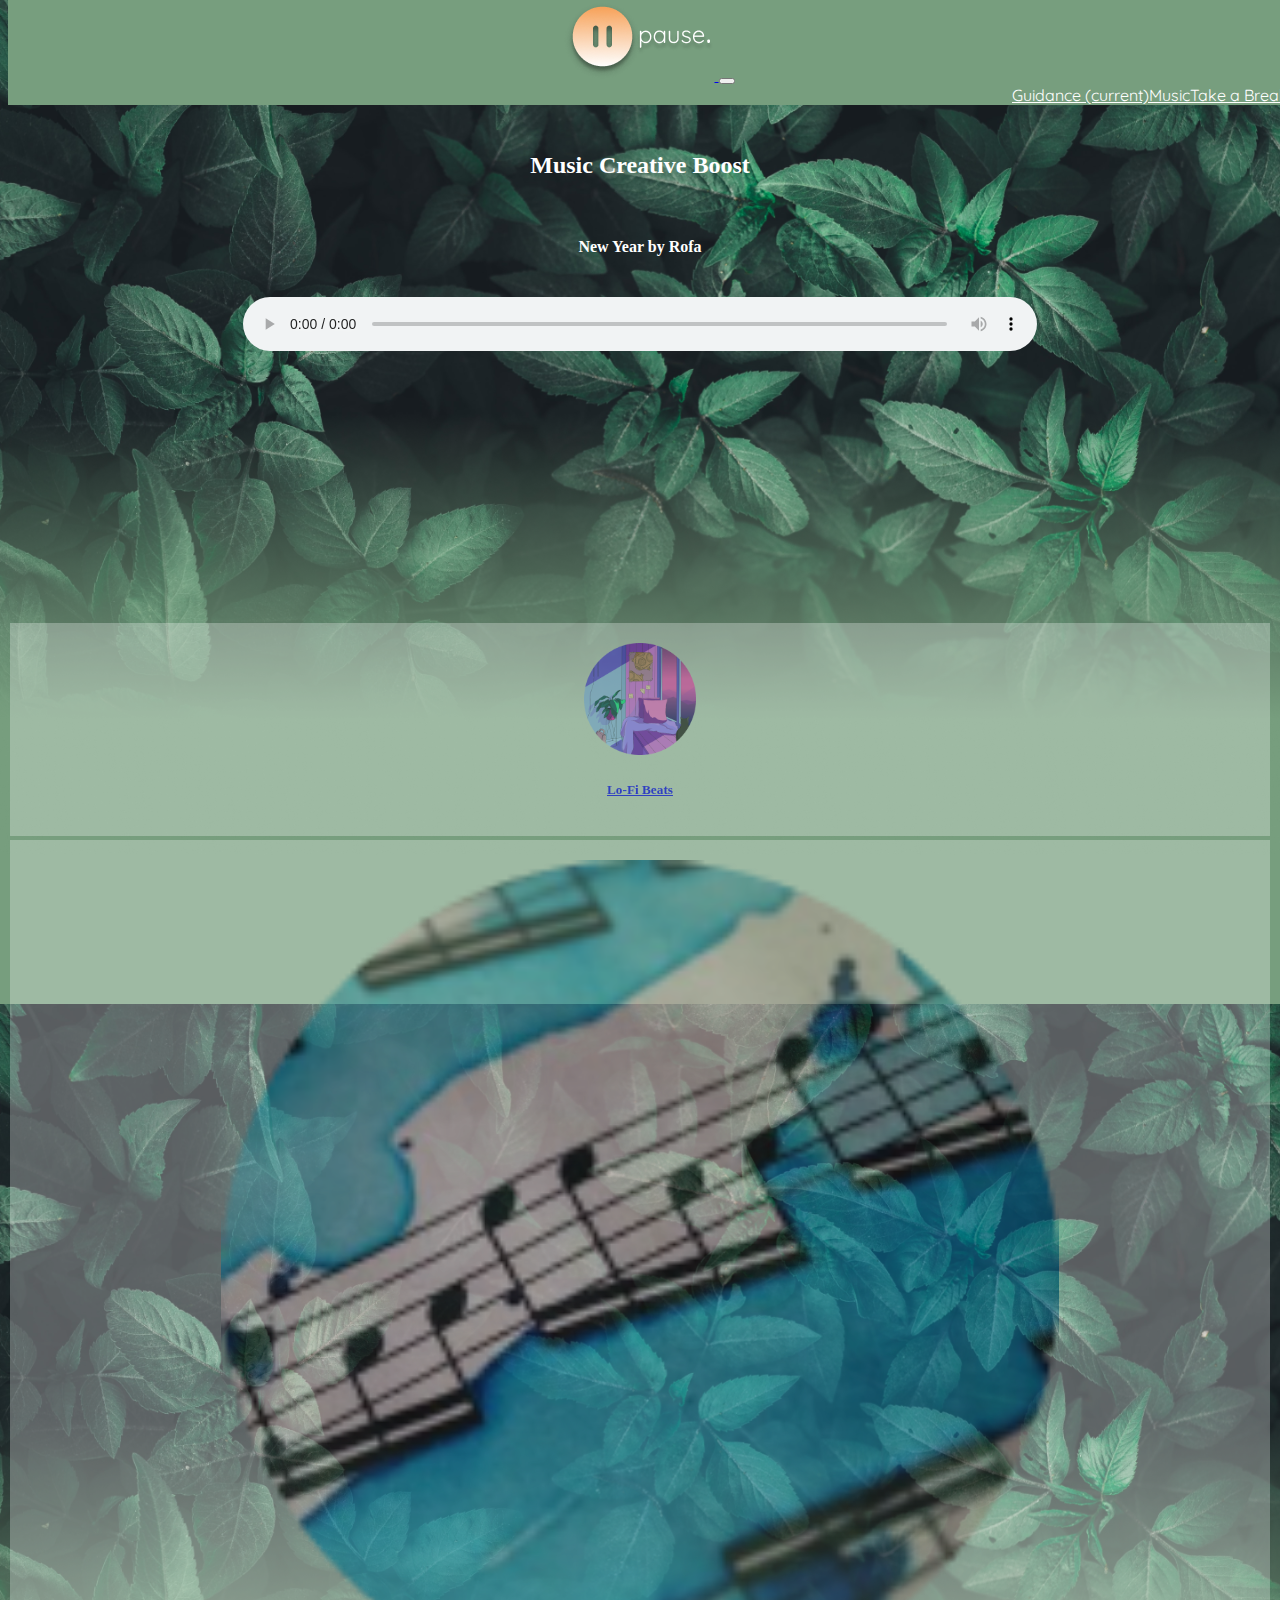
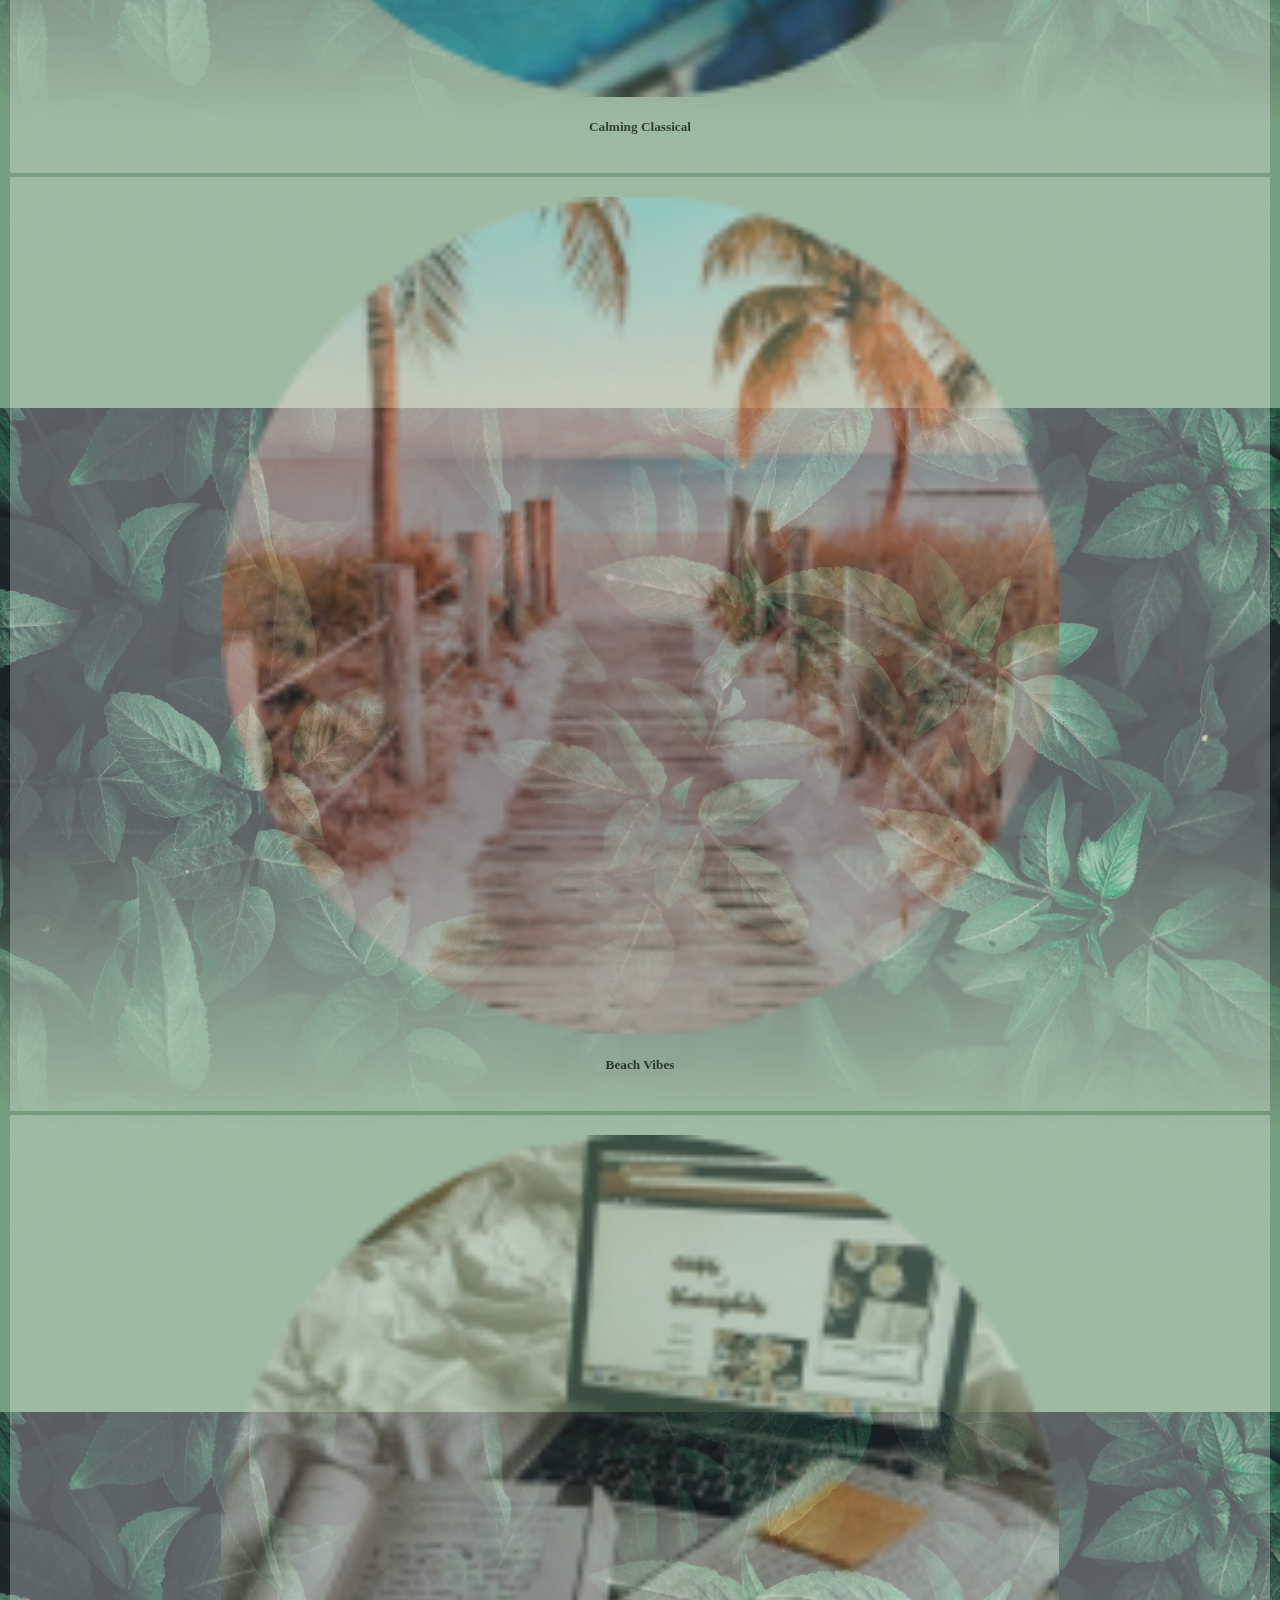
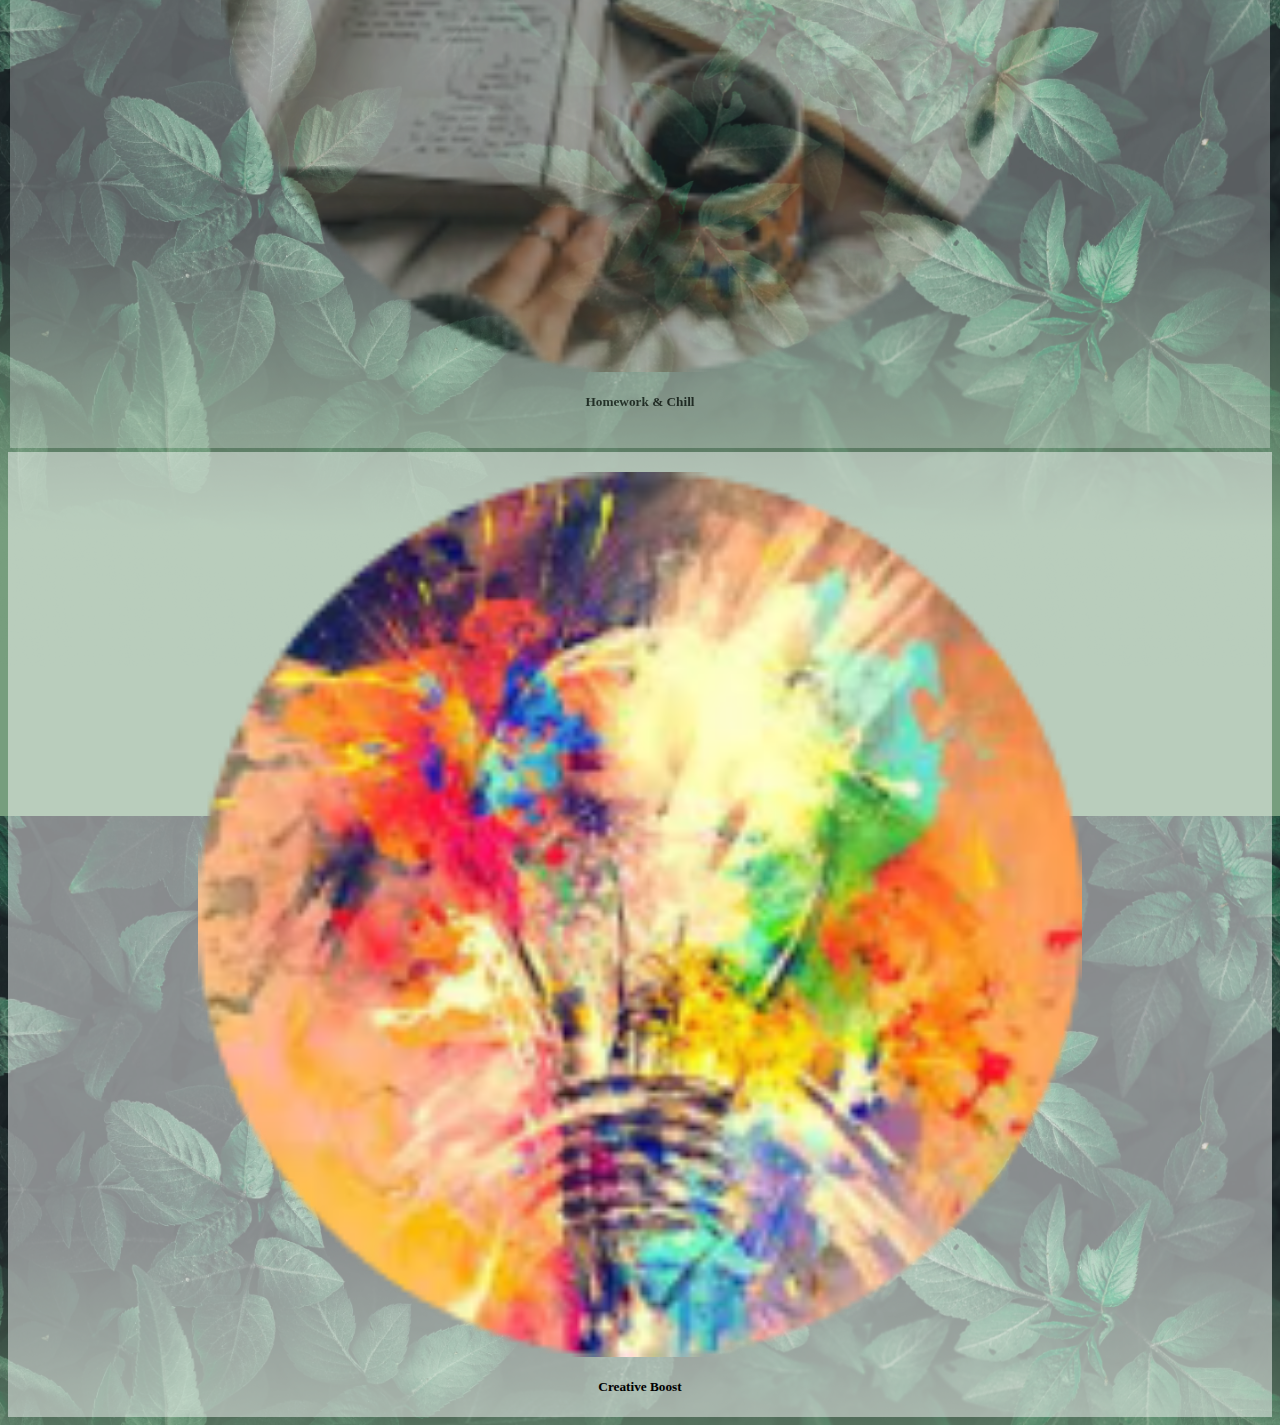
<file: MiusicCreativeBoost.html>
<!doctype html>
<html lang="en">
  <head>
    <!-- Required meta tags -->
    <meta charset="utf-8">
    <meta name="viewport" content="width=device-width, initial-scale=1, shrink-to-fit=no">

    <!-- Bootstrap CSS -->
    <link rel="stylesheet" href="https://cdn.jsdelivr.net/npm/bootstrap@4.6.1/dist/css/bootstrap.min.css" integrity="sha384-zCbKRCUGaJDkqS1kPbPd7TveP5iyJE0EjAuZQTgFLD2ylzuqKfdKlfG/eSrtxUkn" crossorigin="anonymous">
    <link rel="stylesheet" href="Music.css">

    <title>Pause / Music / Lo-fi</title>
  </head>

 <!-- fount -->
 <link rel="preconnect" href="https://fonts.googleapis.com">
<link rel="preconnect" href="https://fonts.gstatic.com" crossorigin>
<link href="https://fonts.googleapis.com/css2?family=Quicksand:wght@300;400;500;600;700&display=swap" rel="stylesheet">
 

<body>


<!--start Nav-->
<div class="sticky-top">
  <nav class="navbar navbar-expand-lg navbar-light bg-light">
    <a href="index.html"> <img src="images/LOGOIMAGE.png">
     <button class="navbar-toggler" type="button" data-toggle="collapse" data-target="#navbarNavAltMarkup" aria-controls="navbarNavAltMarkup" aria-expanded="false" aria-label="Toggle navigation">
   <span class="navbar-toggler-icon"></span></a>
     </button>
 <div class="collapse navbar-collapse container-fluid" id="navbarNavAltMarkup">
   <div class="navbar-nav">
     <a class="nav-link active" href="guide.html">Guidance <span class="sr-only">(current)</span></a>
     <a class="nav-link" href="Miusic.html">Music</a>
     <a class="nav-link" href="TakeBreak.html">Take a Break</a>
   </div>
 </div>
 </nav>
</nav>
    </div>
<!--end Nav-->


<div class="container">

<!--Start player-->
<div>
    <link href='https://fonts.googleapis.com/css?family=Allerta' rel='stylesheet'>

<br><br><br>
    <h2>Music Creative Boost</h2>
<br>
<h4> New Year by Rofa</h4>
    <div class="container-audio">
        <audio controls  loop autoplay>
                   <source src="https://s3-us-west-2.amazonaws.com/s.cdpn.io/9473/new_year_dubstep_minimix.ogg" type="audio/ogg">
               </audio>
    </div>
    <div class="container-audio">
        <div class="colum1">
            <div class="row"></div>
        </div>
        <div class="colum1">
            <div class="row"></div>
        </div>
        <div class="colum1">
            <div class="row"></div>
        </div>
        <div class="colum1">
            <div class="row"></div>
        </div>
        <div class="colum1">
            <div class="row"></div>
        </div>
        <div class="colum1">
            <div class="row"></div>
        </div>
        <div class="colum1">
            <div class="row"></div>
        </div>
        <div class="colum1">
            <div class="row"></div>
        </div>
        <div class="colum1">
            <div class="row"></div>
        </div>
        <div class="colum1">
            <div class="row"></div>
        </div>
        <div class="colum1">
            <div class="row"></div>
        </div>
        <div class="colum1">
            <div class="row"></div>
        </div>
        <div class="colum1">
            <div class="row"></div>
        </div>
        <div class="colum1">
            <div class="row"></div>
        </div>
        <div class="colum1">
            <div class="row"></div>
        </div>
        <div class="colum1">
            <div class="row"></div>
        </div>
        <div class="colum1">
            <div class="row"></div>
        </div>
        <div class="colum1">
            <div class="row"></div>
        </div>
        <div class="colum1">
            <div class="row"></div>
        </div>
        <div class="colum1">
            <div class="row"></div>
        </div>
        <div class="colum1">
            <div class="row"></div>
        </div>
        <div class="colum1">
            <div class="row"></div>
        </div>
        <div class="colum1">
            <div class="row"></div>
        </div>
    </div>
</div>
<!--End player-->

<!--cards-->
<div class="card-deck">
  <div class="card botn"> 
  <a href="Miusic.html">
      <img src="imaggesmusic/Ellipse LoFi.png" class="card-img-top ellipse" alt="Lo-Fi">
      <div class="card-body">
        <h5 class="card-title">Lo-Fi Beats</h5> 
      </a>
      </div>

    </div>
    <div class="card botn">
      <img src="imaggesmusic/EllipseClasical.png" class="card-img-top" alt="Calming Classical">
      <div class="card-body">
        <h5 class="card-title">Calming Classical</h5>
      </div>
    </div>

    <div class="card botn">
      <img src="imaggesmusic/Ellipse Beach.png" class="card-img-top" alt="Beach Vibes">
      <div class="card-body">
        <h5 class="card-title">Beach Vibes</h5>
          </div>

    </div>
    <div class="card botn">
        <img src="imaggesmusic/EllipseHw.png" class="card-img-top" alt="Homework & Chill">
        <div class="card-body">
          <h5 class="card-title">Homework & Chill</h5>
        </div>
      </div>

      <div class="card">
        <img src="imaggesmusic/EllipseCreative.png" class="card-img-top" alt="Cretive Boost">
        <div class="card-body">
          <h5 class="card-title">Creative Boost</h5>
        </div>
      </div>
  </div>
<!--end cards-->






    </div>
        
    <!-- Optional JavaScript; choose one of the two! -->

    <!-- Option 1: jQuery and Bootstrap Bundle (includes Popper) -->
    <script src="https://cdn.jsdelivr.net/npm/jquery@3.5.1/dist/jquery.slim.min.js" integrity="sha384-DfXdz2htPH0lsSSs5nCTpuj/zy4C+OGpamoFVy38MVBnE+IbbVYUew+OrCXaRkfj" crossorigin="anonymous"></script>
    <script src="https://cdn.jsdelivr.net/npm/bootstrap@4.6.1/dist/js/bootstrap.bundle.min.js" integrity="sha384-fQybjgWLrvvRgtW6bFlB7jaZrFsaBXjsOMm/tB9LTS58ONXgqbR9W8oWht/amnpF" crossorigin="anonymous"></script>

    <!-- Option 2: Separate Popper and Bootstrap JS -->
    <!--
    <script src="https://cdn.jsdelivr.net/npm/jquery@3.5.1/dist/jquery.slim.min.js" integrity="sha384-DfXdz2htPH0lsSSs5nCTpuj/zy4C+OGpamoFVy38MVBnE+IbbVYUew+OrCXaRkfj" crossorigin="anonymous"></script>
    <script src="https://cdn.jsdelivr.net/npm/popper.js@1.16.1/dist/umd/popper.min.js" integrity="sha384-9/reFTGAW83EW2RDu2S0VKaIzap3H66lZH81PoYlFhbGU+6BZp6G7niu735Sk7lN" crossorigin="anonymous"></script>
    <script src="https://cdn.jsdelivr.net/npm/bootstrap@4.6.1/dist/js/bootstrap.min.js" integrity="sha384-VHvPCCyXqtD5DqJeNxl2dtTyhF78xXNXdkwX1CZeRusQfRKp+tA7hAShOK/B/fQ2" crossorigin="anonymous"></script>
    -->
  </body>
</html>
</file>
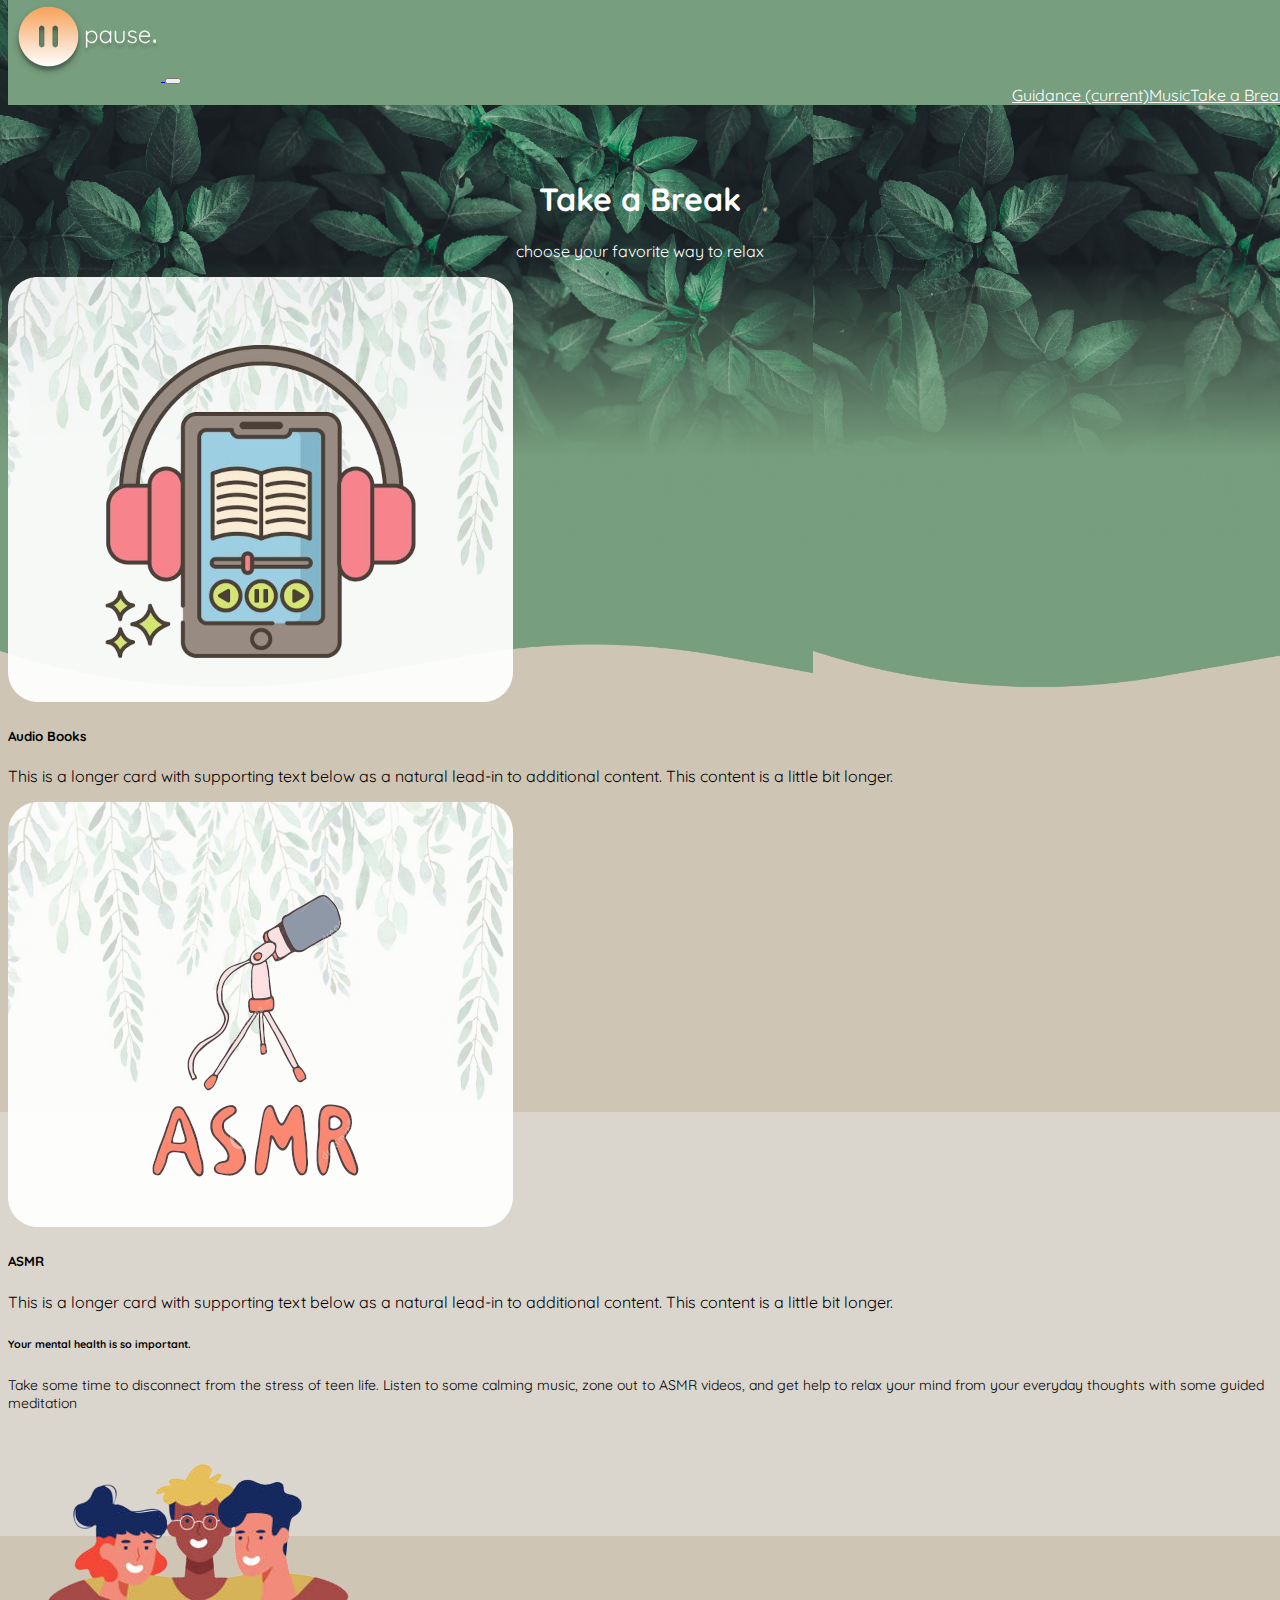
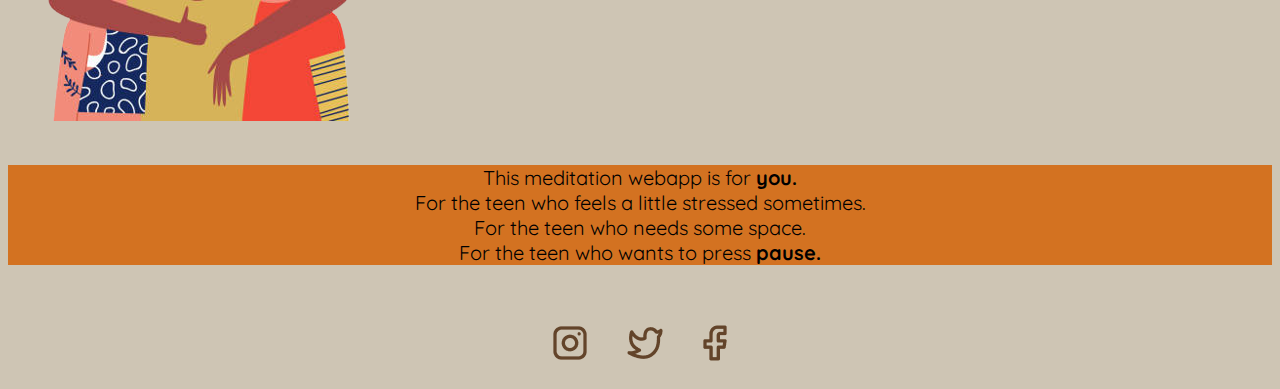
<file: TakeBreak.html>
<!doctype html>
<html lang="en">
  <head>
    <!-- Required meta tags -->
    <meta charset="utf-8">
    <meta name="viewport" content="width=device-width, initial-scale=1, shrink-to-fit=no">

    <!-- Bootstrap CSS -->
    <link rel="stylesheet" href="https://cdn.jsdelivr.net/npm/bootstrap@4.6.1/dist/css/bootstrap.min.css" integrity="sha384-zCbKRCUGaJDkqS1kPbPd7TveP5iyJE0EjAuZQTgFLD2ylzuqKfdKlfG/eSrtxUkn" crossorigin="anonymous">

    <link rel="stylesheet" type="text/css" href="break.css">
    <title>Pause Meditation & Focus</title>
    
  </head>
  <body>
    <!--start Nav-->
<div class="sticky-top">
  <nav class="navbar navbar-expand-lg navbar-light bg-light">
   <a href="index.html"> <img src="images/LOGOIMAGE.png">
    <button class="navbar-toggler" type="button" data-toggle="collapse" data-target="#navbarNavAltMarkup" aria-controls="navbarNavAltMarkup" aria-expanded="false" aria-label="Toggle navigation">
  <span class="navbar-toggler-icon"></span></a>
    </button>
<div class="collapse navbar-collapse container-fluid" id="navbarNavAltMarkup">
  <div class="navbar-nav">
    <a class="nav-link active" href="guide.html">Guidance <span class="sr-only">(current)</span></a>
    <a class="nav-link" href="Miusic.html">Music</a>
    <a class="nav-link" href="TakeBreak.html">Take a Break</a>
  </div>
</div>
</nav>
</div>

<!--Fold-->
<br><br><br><br>
<div class="txtCenered">
<h1>Take a Break</h1>
<P>choose your favorite way to relax</P>
</div>


<!--relax-->

<div class="container txtcolor">
    <div class="row">
      <div class="col-sm">
        <div class="col mb-4">
            <div class="card ">
              <img src="images/audiobook.png" class="card-img-top" alt="Audio Books">
              <div class="card-body"> 
                <h5 class="card-title">Audio Books </h5>
                <p class="card-text">This is a longer card with supporting text below as a natural lead-in to additional content. This content is a little bit longer.</p>
              </div>
            </div>
          </div>
      </div>
      <div class="col-sm">
        <div class="col mb-4">
            <div class="card ">
              <img src="images/asmr.png" class="card-img-top" alt="ASMR">
              <div class="card-body"> 
                <h5 class="card-title">ASMR</h5>
                <p class="card-text">This is a longer card with supporting text below as a natural lead-in to additional content. This content is a little bit longer.</p>
              </div>
            </div>
          </div>
      </div>
      </div>
<!--footer-->

<div class="container">
    <div class="row">
      <div class="col"> <h6 class="card-text">Your mental health is so important. 
    </h6>
<p class="card-text txtcardy"> 
Take some time to disconnect from the stress of teen life.
Listen to some calming music, zone out to ASMR videos, 
and get help to relax your mind from your everyday thoughts 
with some guided meditation 
 </p></div>
      <div class="col"><img src="images/FriendsHuggingFooter.png" alt="..."></div>

    </div>
  </div>


 <br>
<div class="naranja">
   <p> This meditation webapp is for <b> you.</b> <br>
    For the teen who feels a little stressed sometimes. <br>
    For the teen who needs some space. <br>
    For the teen who wants to press <b>pause.</b> <br></p>

</div>

<br>
<!--Footer links-->

        <div class="footerlinks">   
        
            <div>
                <img class="footericons" src="images/instagram.png" alt="instagram">
            </div>
            <div>
                <img class="footericons" src="images/twitter.png" alt="twitter">
            </div>
            <div>
                <img class="footericons" src="images/facebook.png" alt="facebook">
            </div>
        </div>
     
    
              </div>
        </secton>
        </section>
    <!-- Optional JavaScript; choose one of the two! -->

    <!-- Option 1: jQuery and Bootstrap Bundle (includes Popper) -->
    <script src="https://cdn.jsdelivr.net/npm/jquery@3.5.1/dist/jquery.slim.min.js" integrity="sha384-DfXdz2htPH0lsSSs5nCTpuj/zy4C+OGpamoFVy38MVBnE+IbbVYUew+OrCXaRkfj" crossorigin="anonymous"></script>
    <script src="https://cdn.jsdelivr.net/npm/bootstrap@4.6.1/dist/js/bootstrap.bundle.min.js" integrity="sha384-fQybjgWLrvvRgtW6bFlB7jaZrFsaBXjsOMm/tB9LTS58ONXgqbR9W8oWht/amnpF" crossorigin="anonymous"></script>

    <!-- Option 2: Separate Popper and Bootstrap JS -->
    <!--
    <script src="https://cdn.jsdelivr.net/npm/jquery@3.5.1/dist/jquery.slim.min.js" integrity="sha384-DfXdz2htPH0lsSSs5nCTpuj/zy4C+OGpamoFVy38MVBnE+IbbVYUew+OrCXaRkfj" crossorigin="anonymous"></script>
    <script src="https://cdn.jsdelivr.net/npm/popper.js@1.16.1/dist/umd/popper.min.js" integrity="sha384-9/reFTGAW83EW2RDu2S0VKaIzap3H66lZH81PoYlFhbGU+6BZp6G7niu735Sk7lN" crossorigin="anonymous"></script>
    <script src="https://cdn.jsdelivr.net/npm/bootstrap@4.6.1/dist/js/bootstrap.min.js" integrity="sha384-VHvPCCyXqtD5DqJeNxl2dtTyhF78xXNXdkwX1CZeRusQfRKp+tA7hAShOK/B/fQ2" crossorigin="anonymous"></script>
    -->
  </body>
</html>
</file>
<file: style.css>
@import url('https://fonts.googleapis.com/css2?family=Quicksand:wght@300;400;500;600;700&display=swap');
body {
    padding-top: 70px;
    background-color: #779E7E;
    background-image: url(images/background2grrenAndBrown.png);
    background-size: contain;
    color: white;
    font-family: 'Quicksand', sans-serif;
}

/* nav bar*/
.navbar {
    background-color: #779E7E !important ;
}

.navbar-nav {
    font-family: 'Quicksand', sans-serif;
    display: flex;
    justify-content: space-between;
    align-items: right;
}
nav.navbar.navbar-expand-lg.navbar-light.bg-light {
    position: fixed;
    top: 0;
    width: 100%;
}

/* fold*/

h5{
    color: black;
}

.txtCenered{
    text-align: center;
}
.Featured {
    color: white
}
.Hero{
    font-family: 'Quicksand', sans-serif;
    margin: 4em;
    text-align: left;
    
}
.FeaturedTitle {
    font-family: 'Quicksand', sans-serif;
    margin: 4em;
    
}
.FeaturedOptions {
    display: flex;

    font-family: 'Quicksand', sans-serif;
}
.ListenToMusic {
    padding: 10px;
    text-align: center;

}
.Guidance {
    padding: 10px;
    text-align: center;
}
.TakeaBreak {
    padding: 10px;
    text-align: center;
}
.Gumball {
    padding: 10px;
    text-align: center;
}

/*footer*/

.card-text{
    color: black;
    background-color: rgba(255, 255, 255, 0);
}
.TanWave {
    height: 2px;
    display: flex;
    width: 100%;
}
.FooterText {
    width: 200px;
    height: 200px;
    font-size: 24px;
    margin: 150px;
}
footer {
   
    display: flex;
    text-align: left;
    color: black;
    padding: 70px;
    display: flex;
}
.footericons {
    background-color: #CEC5B4;
    display: flex;
    align-items: center;
    justify-content: center;
    padding: 20px;
}
.footerlinks {
    background-color: #CEC5B4;
    display: flex;
    align-items: center;
    justify-content: center;
}
.Line {
    width: 700px;
    height: 2px;
}
.footerline {
    display: flex;
    align-items: center;
    justify-content: center;
    width: 600px;
    height: 1px;
}

.naranja{
    display: flexbox;
    text-align: center;
color: black;
font-size: 20px;
    background-color: #D37221;
}

.card{
    background-color: #cec5b400;
    border: none;
}

.txtcardy{
    font-size: 14px;
}

.navbar-collapse.container-fluid {
    display: flex;
    justify-content: right;
}

.nav-link {
    color: white !important;
}
</file>
<file: gumble.css>
@import url('https://fonts.googleapis.com/css2?family=Quicksand:wght@300;400;500;600;700&display=swap');
body {
    padding-top: 70px;
    background-color: #779E7E;
    background-image: url(images/background2grrenAndBrown.png);
    background-size: contain;
    color: white;
    font-family: 'Quicksand', sans-serif;
}

/* nav bar*/
.navbar {
    background-color: #779E7E !important ;
}

.navbar-nav {
    font-family: 'Quicksand', sans-serif;
    display: flex;
    justify-content: space-between;
    align-items: right;
}
nav.navbar.navbar-expand-lg.navbar-light.bg-light {
    position: fixed;
    top: 0;
    width: 100%;
}

/* fold*/



.txtCenered{
    text-align: center;
}

/*video*/

.set{
    align-items: center;
}
.txtcolor{
    color: black;
}

/*footer*/

.card-text{
    color: black;
    background-color: rgba(255, 255, 255, 0);
}
.TanWave {
    height: 2px;
    display: flex;
    width: 100%;
}
.FooterText {
    width: 200px;
    height: 200px;
    font-size: 24px;
    margin: 150px;
}
footer {
   
    display: flex;
    text-align: left;
    color: black;
    padding: 70px;
    display: flex;
}
.footericons {
    background-color: #CEC5B4;
    display: flex;
    align-items: center;
    justify-content: center;
    padding: 20px;
}
.footerlinks {
    background-color: #CEC5B4;
    display: flex;
    align-items: center;
    justify-content: center;
}
.Line {
    width: 700px;
    height: 2px;
}
.footerline {
    display: flex;
    align-items: center;
    justify-content: center;
    width: 600px;
    height: 1px;
}

.naranja{
    display: flexbox;
    text-align: center;
color: black;
font-size: 20px;
    background-color: #D37221;
}

.card{
    background-color: #cec5b400;
    border: none;
}

.txtcardy{
    font-size: 14px;
}

.navbar-collapse.container-fluid {
    display: flex;
    justify-content: right;
}

.nav-link {
    color: white !important;
}
</file>
<file: Guidence.css>
@import url('https://fonts.googleapis.com/css2?family=Quicksand:wght@300;400;500;600;700&display=swap');
body {
    padding-top: 70px;
    background-color: #779E7E;
    background-image: url(images/background2grrenAndBrown.png);
    background-size: contain;
    color: white;
    font-family: 'Quicksand', sans-serif;
}

.navbar {
    background-color: #779E7E !important ;
}

.navbar-nav {
    font-family: 'Quicksand', sans-serif;
    display: flex;
    justify-content: space-between;
    align-items: right;
}
nav.navbar.navbar-expand-lg.navbar-light.bg-light {
    position: fixed;
    top: 0;
    width: 100%;
}
.Featured {
    background-color: #779E7E;
    color: white
}

/* 5 cards*/ 

.txtCenter{
    text-align: center;
}
 .test{
    height: 172px;
    width: auto;
}
.test1{
    height: 400px;
    width: auto;
}

.guidenseHero{
    padding: 40px;
}

.exercises{
    padding: 60px;
}

/*Fotter*/
.centrillo{
    margin-left: 280px;
 
 }
 .card-text{
     color: black;
     background-color: rgba(255, 255, 255, 0); 
     text-align: justify;
 }
 .TanWave {
     height: 2px;
     display: flex;
     width: 100%;
 }
 .FooterText {
     width: 200px;
     height: 200px;
     font-size: 24px;
     margin: 150px;
 }
 footer {
    
     display: flex;
     text-align: left;
     color: black;
     padding: 70px;
     display: flex;
 }
 .footericons {
     background-color: #CEC5B4;
     display: flex;
     align-items: center;
     justify-content: center;
     padding: 20px;
 }
 .footerlinks {
     background-color: #CEC5B4;
     display: flex;
     align-items: center;
     justify-content: center;
 }
 .Line {
     width: 700px;
     height: 2px;
 }
 .footerline {
     display: flex;
     align-items: center;
     justify-content: center;
     width: 600px;
     height: 1px;
 }

 .naranja{
    display: flexbox;
    text-align: center;
color: black;
font-size: 20px;
    background-color: #D37221;
}

.card{
    background-color: #cec5b400;
    border: none;
}

.txtcardy{
    font-size: 14px;
}

.fotos{
    height: 172px;
    width: auto;
}

.navbar-collapse.container-fluid {
    display: flex;
    justify-content: right;
}

.nav-link {
    color: white !important;
}

h5{
    color: black;
}
</file>
<file: Music.css>
@import url('https://fonts.googleapis.com/css2?family=Quicksand:wght@300;400;500;600;700&display=swap');
body {
    padding-top: 70px;
    background-color: #779E7E;
    background-image: url(imaggesmusic/background.png);
    background-size: contain;
}
.navbar {
    background-color: #779E7E !important ;
}

.navbar-nav {
    font-family: 'Quicksand', sans-serif;
    display: flex;
    justify-content: space-between;
    align-items: right;
}
nav.navbar.navbar-expand-lg.navbar-light.bg-light {
    position: fixed;
    top: 0;
    width: 100%;
}
.Featured {
    background-color: #779E7E;
    color: white
}

/*cards*/ 

.card{
   color: black;
    background-color: rgba(255, 255, 255, 0.486);
    text-align: center;
    display: flex;
    flex-direction: column;
    justify-content: center;
    
}




.card-img-top{
    width: 70%;
    height: auto;
}

.ellipse{
    text-align: center;
}

.card-deck .card {
    align-items: center;
padding-top: 20px;}


/*animation color*/

.botn {
    background-color: rgba(255, 255, 255, 0.486);
    border: none;
    color: black;
    padding: 16px 32px;
    text-align: center;
    font-size: 16px;
    margin: 4px 2px;
    opacity: 0.6;
    transition: 0.3s;
  }
  
  .botn:hover {opacity: 1}

/*player*/
/* Global Reset */
* {
    box-sizing: border-box;
}
body {

    text-align:center;
    color:#fff;
}
h3{
    text-shadow:1px 1px 1px #fff;
}
/* Start player */
.container-audio {
    width: 66%;
    height: auto;
    padding: 20px;
    border-radius: 5px;

    color: #444;
    margin: 20px auto;
    overflow: hidden;
}
audio {
  width:100%;
}
audio:nth-child(2), audio:nth-child(4), audio:nth-child(6) {
    margin: 0;
}
.container-audio .colum1 {
    width: 23px;
    height: 5em;
    border-radius: 5px;
    margin: 0 10px 0 0;
    display: inline-block;
    position: relative;
}
.container-audio .colum1:last-child {
    margin: 0;
}
.container-audio .colum1 .row {
    width: 100%;
    height: 100%;
    border-radius: 5px;
    background: linear-gradient(to up, #7700aa, #8800ff);
    position: absolute;
    -webkit-animation: Rofa 10s infinite ease-in-out;
    animation: Rofa 10s infinite ease-in-out;
    bottom: 0;
}
.container-audio .colum1:nth-of-type(1) .row {
    -webkit-animation-delay: 3.99s;
    animation-delay: 3.99s;
}
.container-audio .colum1:nth-of-type(2) .row {
    -webkit-animation-delay: 3.80s;
    animation-delay: 3.80s;
}
.container-audio .colum1:nth-of-type(3) .row {
    -webkit-animation-delay: 3.70s;
    animation-delay: 3.70s;
}
.container-audio .colum1:nth-of-type(4) .row {
    -webkit-animation-delay: 3.60s;
    animation-delay: 3.60s;
}
.container-audio .colum1:nth-of-type(5) .row {
    -webkit-animation-delay: 3.50s;
    animation-delay: 3.50s;
}
.container-audio .colum1:nth-of-type(6) .row {
    -webkit-animation-delay: 3.40s;
    animation-delay: 3.40s;
}
.container-audio .colum1:nth-of-type(7) .row {
    -webkit-animation-delay: 3.30s;
    animation-delay: 3.30s;
}
.container-audio .colum1:nth-of-type(8) .row {
    -webkit-animation-delay: 3.20s;
    animation-delay: 3.20s;
}
.container-audio .colum1:nth-of-type(9) .row {
    -webkit-animation-delay: 3.10s;
    animation-delay: 3.10s;
}
.container-audio .colum1:nth-of-type(10) .row {
    -webkit-animation-delay: 2.1s;
    animation-delay: 2.1s;
}
.container-audio .colum1:nth-of-type(11) .row {
    -webkit-animation-delay: 2.1s;
    animation-delay: 2.1s;
}
.container-audio .colum1:nth-of-type(12) .row {
    -webkit-animation-delay: 2.10s;
    animation-delay: 2.10s;
}
.container-audio .colum1:nth-of-type(13) .row {
    -webkit-animation-delay: 2.20s;
    animation-delay: 2.20s;
}
.container-audio .colum1:nth-of-type(14) .row {
    -webkit-animation-delay: 1.30s;
    animation-delay: 1.30s;
}
.container-audio .colum1:nth-of-type(15) .row {
    -webkit-animation-delay: 1.40s;
    animation-delay: 1.40s;
}
.container-audio .colum1:nth-of-type(16) .row {
    -webkit-animation-delay: 1.50s;
    animation-delay: 1.50s;
}
.container-audio .colum1:nth-of-type(17) .row {
    -webkit-animation-delay: 1.60s;
    animation-delay: 1.60s;
}
.container-audio .colum1:nth-of-type(18) .row {
    -webkit-animation-delay: 1.70s;
    animation-delay: 1.70s;
}
.container-audio .colum1:nth-of-type(19) .row {
    -webkit-animation-delay: 1.80s;
    animation-delay: 1.80s;
}
.container-audio .colum1:nth-of-type(20) .row {
    -webkit-animation-delay: 2s;
    animation-delay: 2s;
}

@keyframes Rofa {
    0% {
        height: 0%;
        -webkit-transform: translatey(0);
        transform: translatey(0);
        background-color: yellow;
    }

    5% {
        height: 100%;
        -webkit-transform: translatey(15px);
        transform: translatey(15px);
        background-color: fuchsia;
    }
    10% {
        height: 90%;
        transform: translatey(0);
        -webkit-transform: translatey(0);
        background-color: bisque;
    }

    15% {
        height: 80%;
        -webkit-transform: translatey(0);
        transform: translatey(0);

        background-color: cornflowerblue;
    }
    20% {
        height: 70%;
        -webkit-transform: translatey(0);
        transform: translatey(0);
        background-color: cornflowerblue;
    }
    25% {
        height: 0%;
        -webkit-transform: translatey(0);
        transform: translatey(0);
        background-color: cornflowerblue;
    }
    30% {
        height: 70%;
        -webkit-transform: translatey(0);
        transform: translatey(0);
        background-color: cornflowerblue;
    }
    35% {
        height: 0%;
        -webkit-transform: translatey(0);
        transform: translatey(0);

        background-color: cornflowerblue;
    }
    40% {
        height: 60%;
        -webkit-transform: translatey(0);
        transform: translatey(0);

        background-color: cornflowerblue;
    }
    45% {
        height: 0%;
        -webkit-transform: translatey(0);
        transform: translatey(0);

        background-color: cornflowerblue;
    }
    50% {
        height: 50%;
        -webkit-transform: translatey(0);
        transform: translatey(0);

        background-color: cornflowerblue;
    }
    55% {
        height: 0%;
        -webkit-transform: translatey(0);
        transform: translatey(0);

        background-color: cornflowerblue;
    }
    60% {
        height: 40%;
        -webkit-transform: translatey(0);
        transform: translatey(0);

        background-color: cornflowerblue;
    }
    65% {
        height: 0%;
        -webkit-transform: translatey(0);
        transform: translatey(0);

        background-color: cornflowerblue;
    }
    70% {
        height: 30%;
        -webkit-transform: translatey(0);
        transform: translatey(0);

        background-color: cornflowerblue;
    }
    75% {
        height: 0%;
        -webkit-transform: translatey(0);
        transform: translatey(0);

        background-color: cornflowerblue;
    }
    80% {
        height: 20%;
        -webkit-transform: translatey(0);
        transform: translatey(0);

        background-color: cornflowerblue;
    }
    85% {
        height: 0%;
        -webkit-transform: translatey(0);
        transform: translatey(0);

        background-color: cornflowerblue;
    }
    90% {
        height: 10%;
        -webkit-transform: translatey(0);
        transform: translatey(0);

        background-color: cornflowerblue;
    }
    95% {
        height: 5%;
        -webkit-transform: translatey(0);
        transform: translatey(0);

        background-color: cornflowerblue;
    }
    100% {
        height: 0;
        -webkit-transform: translatey(0);
        transform: translatey(0);

        background-color: cornflowerblue;
    }
}


.navbar-collapse.container-fluid {
    display: flex;
    justify-content: right;
}

.nav-link {
    color: white !important;
}
</file>
<file: break.css>
@import url('https://fonts.googleapis.com/css2?family=Quicksand:wght@300;400;500;600;700&display=swap');
body {
    padding-top: 70px;
    background-color: #779E7E;
    background-image: url(images/background2grrenAndBrown.png);
    background-size: contain;
    color: white;
    font-family: 'Quicksand', sans-serif;
}

/* nav bar*/
.navbar {
    background-color: #779E7E !important ;
}

.navbar-nav {
    font-family: 'Quicksand', sans-serif;
    display: flex;
    justify-content: space-between;
    align-items: right;
}
nav.navbar.navbar-expand-lg.navbar-light.bg-light {
    position: fixed;
    top: 0;
    width: 100%;
}

/* fold*/



.txtCenered{
    text-align: center;
}

/*relax*/

.txtcolor{
    color: black;
}

/*footer*/

.card-text{
    color: black;
    background-color: rgba(255, 255, 255, 0);
}
.TanWave {
    height: 2px;
    display: flex;
    width: 100%;
}
.FooterText {
    width: 200px;
    height: 200px;
    font-size: 24px;
    margin: 150px;
}
footer {
   
    display: flex;
    text-align: left;
    color: black;
    padding: 70px;
    display: flex;
}
.footericons {
    background-color: #CEC5B4;
    display: flex;
    align-items: center;
    justify-content: center;
    padding: 20px;
}
.footerlinks {
    background-color: #CEC5B4;
    display: flex;
    align-items: center;
    justify-content: center;
}
.Line {
    width: 700px;
    height: 2px;
}
.footerline {
    display: flex;
    align-items: center;
    justify-content: center;
    width: 600px;
    height: 1px;
}

.naranja{
    display: flexbox;
    text-align: center;
color: black;
font-size: 20px;
    background-color: #D37221;
}

.card{
    background-color: #cec5b400;
    border: none;
}

.txtcardy{
    font-size: 14px;
}

.navbar-collapse.container-fluid {
    display: flex;
    justify-content: right;
}

.nav-link {
    color: white !important;
}
</file>
